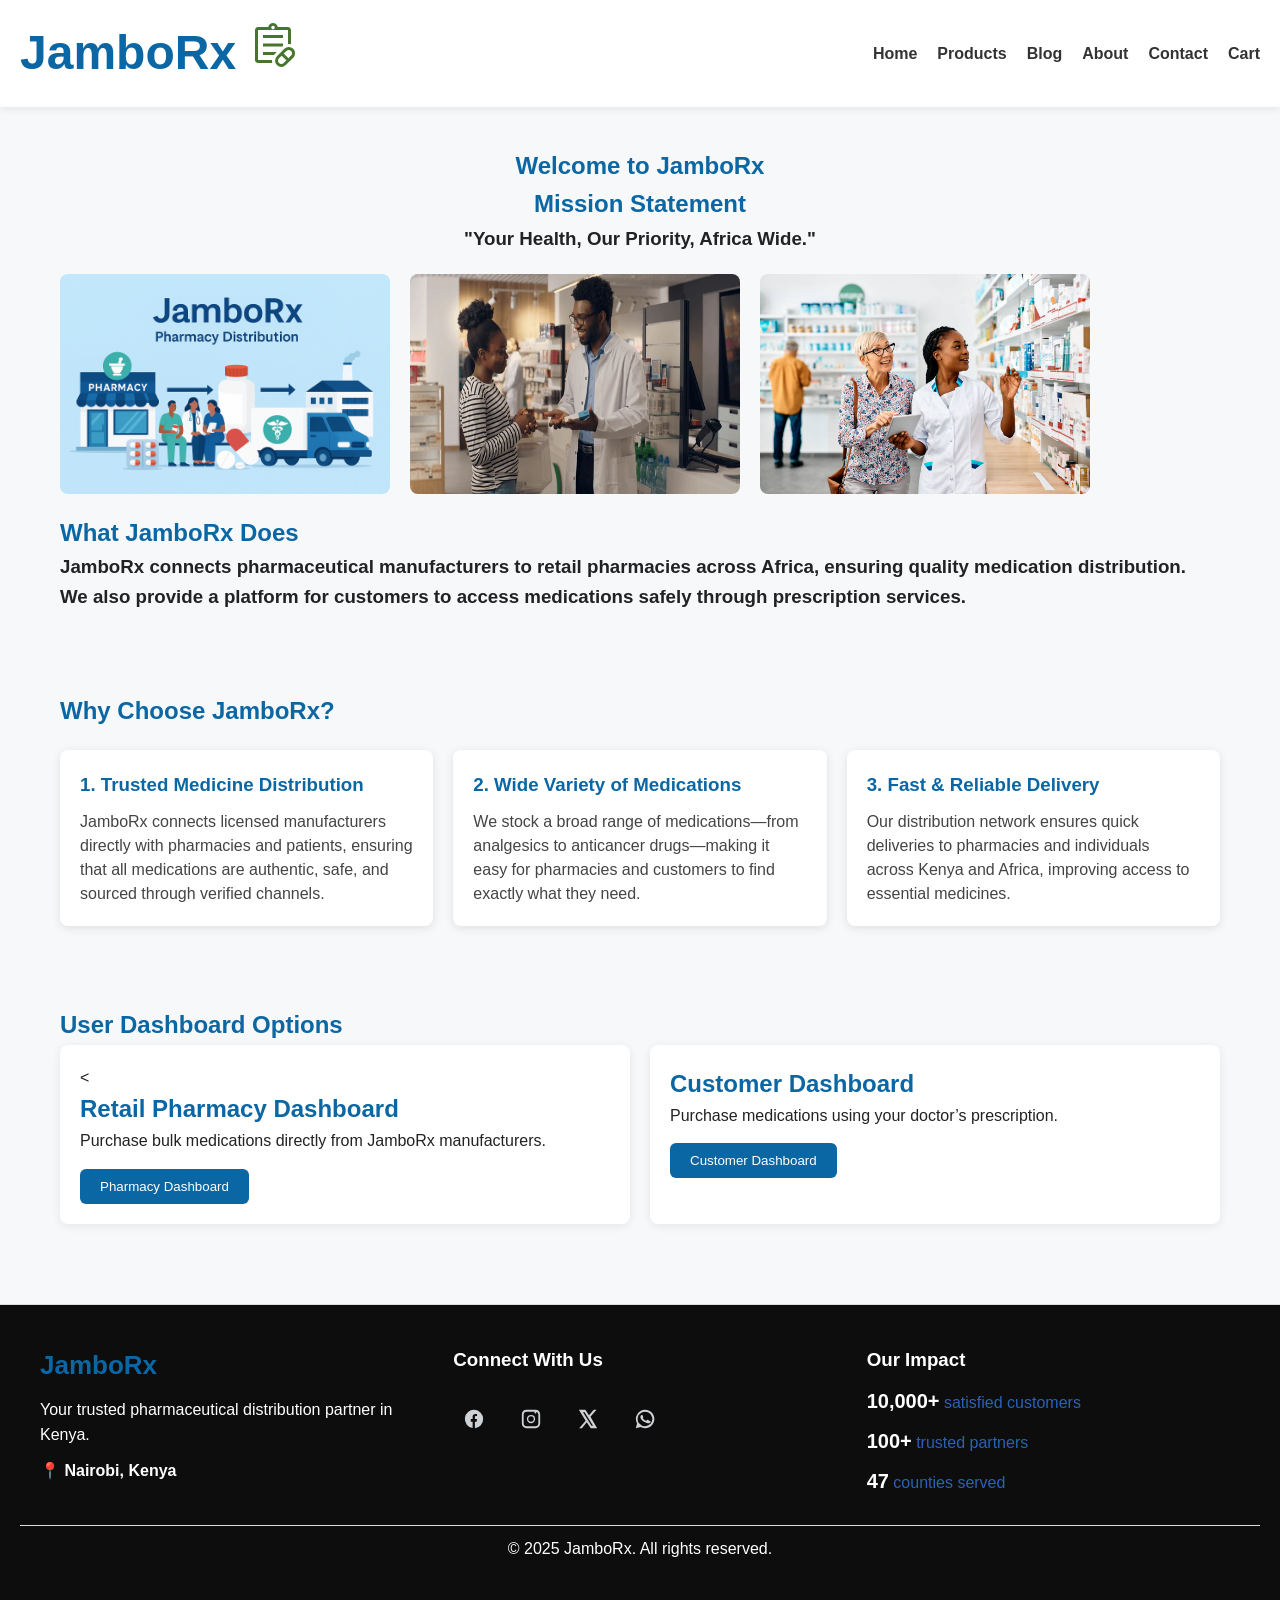
<file: index.html>
<!DOCTYPE html>
<html lang="en">
<head>
    <meta charset="UTF-8">
    <meta name="viewport" content="width=device-width, initial-scale=1.0">
    <title>JamboRx</title>
    <link rel="stylesheet" href="style.css">
</head>

<body>

<header>
<div class="logo"><h1>JamboRx <svg xmlns="http://www.w3.org/2000/svg" height="48px" viewBox="0 -960 960 960" width="48px" fill="#48752C"><path d="m694-120 53-54-93-93-54 53q-20 20-19.5 47t19.5 47q20 19 47 19.5t47-19.5Zm94-95 54-53q20-20 19.5-47T841-362q-20-20-46.28-20T748-362l-53 54 93 93ZM736-78q-37 37-89 37t-89-37q-37-37-37-89t37-89l148-148q37-37 89-37t89 37q37 37 37 89t-37 89L736-78ZM180-180v-600 600Zm0 60q-24.75 0-42.37-17.63Q120-155.25 120-180v-600q0-24.75 17.63-42.38Q155.25-840 180-840h205q5-35 32-57.5t63-22.5q36 0 63 22.5t32 57.5h205q24.75 0 42.38 17.62Q840-804.75 840-780v284q-15-4-30-5t-30 1v-280H180v600h281q-1 15 .5 30t5.5 30H180Zm300-677q14 0 24.5-10.5T515-832q0-14-10.5-24.5T480-867q-14 0-24.5 10.5T445-832q0 14 10.5 24.5T480-797ZM280-620v-60h400v60H280Zm0 170v-60h400v49q-3 2-6.5 5t-6.5 6H280Zm0 170v-60h277l-42 42q-5 5-8.5 9t-7.5 9H280Z"/></svg> </h1></div>

<nav class="navbar">
<ul class="nav-links">
<li><a href="/">Home</a></li>
<li><a href="products.html">Products</a></li>
<li><a href="blog.html">Blog</a></li>
<li><a href="about.html">About</a></li>
<li><a href="contact.html">Contact</a></li>
<li><a href="cart.html">Cart</a></li>

</ul>
</nav>
</header>

<section id="home" class="page">
<h1 style="text-align: center;">Welcome to JamboRx</h1>

<h2 style="text-align: center;">Mission Statement</h2>
<h3 style="text-align: center;">"Your Health, Our Priority, Africa Wide."</h3>

<div class="home-images">
<img src="ChatGPT Image Nov 27, 2025, 11_52_10 AM.png" width="600px" height="300px" alt="Pharmacy setting " >
<img src="pharmacy-customer-buying-medication-advice-600nw-2683703851.webp" width="600px" height="300px" alt="Healthcare workers">
<img src="istockphoto-1419248817-612x612.jpg" width="600px" height="300px">
</div>

<h2>What JamboRx Does</h2>
<h3>
JamboRx connects pharmaceutical manufacturers to retail pharmacies 
across Africa, ensuring quality medication distribution. <br>  
We also provide a platform for customers to access medications safely 
through prescription services.
</h3>
</section>

<section id="why-jamborx" class="page">
<h2>Why Choose JamboRx?</h2>
<div class="reasons-container">
<div class="reason-card">
<h3>1. Trusted Medicine Distribution</h3>
<p>
JamboRx connects licensed manufacturers directly with pharmacies 
and patients, ensuring that all medications are authentic, safe, 
and sourced through verified channels.
</p>
</div>       
<div class="reason-card">
<h3>2. Wide Variety of Medications</h3>
<p>
We stock a broad range of medications—from analgesics to 
anticancer drugs—making it easy for pharmacies and customers to 
find exactly what they need.
</p>
</div>
<div class="reason-card">
<h3>3. Fast & Reliable Delivery</h3>
<p>
Our distribution network ensures quick deliveries to pharmacies 
and individuals across Kenya and Africa, improving access to 
essential medicines.
</p>
</div>
</div>
</section>
  
<section id="users" class="page">
<h1>User Dashboard Options</h1>

<div class="user-options">

<div class="user-card"> <
<h2>Retail Pharmacy Dashboard</h2>
<p>Purchase bulk medications directly from JamboRx manufacturers.</p>
<button id="btn-retail">Pharmacy Dashboard</button>
</div>
<div class="user-card">
<h2>Customer Dashboard</h2>
<p>Purchase medications using your doctor’s prescription.</p>
<button id="btn-customer">Customer Dashboard</button>
</div>
</div>
</section>

<footer class="footer">
<div class="footer-container">

        
<div class="footer-section">
<h2 class="footer-logo">JamboRx</h2>
<p class="footer-text">Your trusted pharmaceutical distribution partner in Kenya.</p>
<p class="footer-location">📍 Nairobi, Kenya</p>
</div>

        
<div class="footer-section">
<h3>Connect With Us</h3>
<div class="social-icons">
<div class="social-icons">
    
    
<a href="#" class="social-icon" title="Facebook"><svg width="22" height="22" viewBox="0 0 24 24" fill="currentColor"><path d="M22 12a10 10 0 1 0-11.5 9.9v-7h-2v-3h2v-2.3c0-2 1.2-3.1 3-3.1 .9 0 1.8.1 1.8.1v2h-1c-1 0-1.3.6-1.3 1.2V12h2.3l-.4 3h-1.9v7A10 10 0 0 0 22 12"/></svg></a>
<a href="#" class="social-icon" title="Instagram"><svg width="22" height="22" viewBox="0 0 24 24" fill="currentColor"><path d="M7 2C4.2 2 2 4.2 2 7v10c0 2.8 2.2 5 5 5h10c2.8 0 5-2.2 5-5V7c0-2.8-2.2-5-5-5H7zm10 2c1.7 0 3 1.3 3 3v10c0 1.7-1.3 3-3 3H7c-1.7 0-3-1.3-3-3V7c0-1.7 1.3-3 3-3h10zm-5 3.5A4.5  4.5 0 1 0 16.5 12 4.51 4.51 0 0 0 12 7.5zm0 7.5a3 3 0 1  1 3-3 3 3 0 0 1-3 3zm4.8-8.9a1.1 1.1 0 1 0-1.1-1.1 1.1 1.1 0 0 0 1.1 1.1z"/></svg></a>
<a href="#" class="social-icon" title="Twitter / X"><svg width="22" height="22" viewBox="0 0 24 24" fill="currentColor"><path d="M18.25 2h3.02l-6.59 7.53L22 22h-6.98l-4.39-6.4L5.4  22H2.38l7.03-8.03L2 2h7.14l3.95 5.82L18.25 2zm-2.46 17.3h1.67L8.29 4.6H6.51l9.28 14.7z"/></svg></a>
<a href="#" class="social-icon" title="WhatsApp"><svg width="22" height="22" viewBox="0 0 24 24" fill="currentColor"><path d="M12.04 2a10 10 0 0 0-8.7 14.93L2 22l5.2-1.33A10 10 0 1 0 12.04 2m0 18a8 8 0 1 1 6.33-3.17l-.2.26-.23.2A8 8 0 0 1 12.04 20zm4.25-6.3c-.23-.12-1.37-.68-1.58-.76s-.36-.12-.51.12-.59.76-.72.92-.26.18-.49.06a6.56 6.56 0 0 1-1.93-1.19 7.32 7.32 0 0 1-1.37-1.7c-.12-.23 0-.35.09-.47s.12-.18.17-.29a1.53 1.53 0 0 0 .12-.29.44.44 0 0 0 0-.41c-.06-.12-.51-1.23-.71-1.68s-.38-.38-.52-.39h-.45a.86.86  0 0 0-.62.29 2.6 2.6 0 0 0-.83 1.94 4.51 4.51 0 0 0 .94 2.38 10 10 0 0 0 3.63 3.16 12.2 12.2 0 0 0 2.53 1c1 .29 1.91.25 2.63.15a2.23 2.23 0 0 0 1.46-1c.18-.29.18-.53.12-.65s-.2-.12-.44-.23z"/></svg></a>

</div>

</div>
</div>

        
<div class="footer-section">
<h3>Our Impact</h3>
<ul class="stats-list">
<li><strong>10,000+</strong> satisfied customers</li>
<li><strong>100+</strong> trusted partners</li>
<li><strong>47</strong> counties served</li>
</ul>
</div>
</div>

<div class="footer-bottom">
<p>&copy; 2025 JamboRx. All rights reserved.</p>
</div>
</footer>


</body>
</html>
</file>
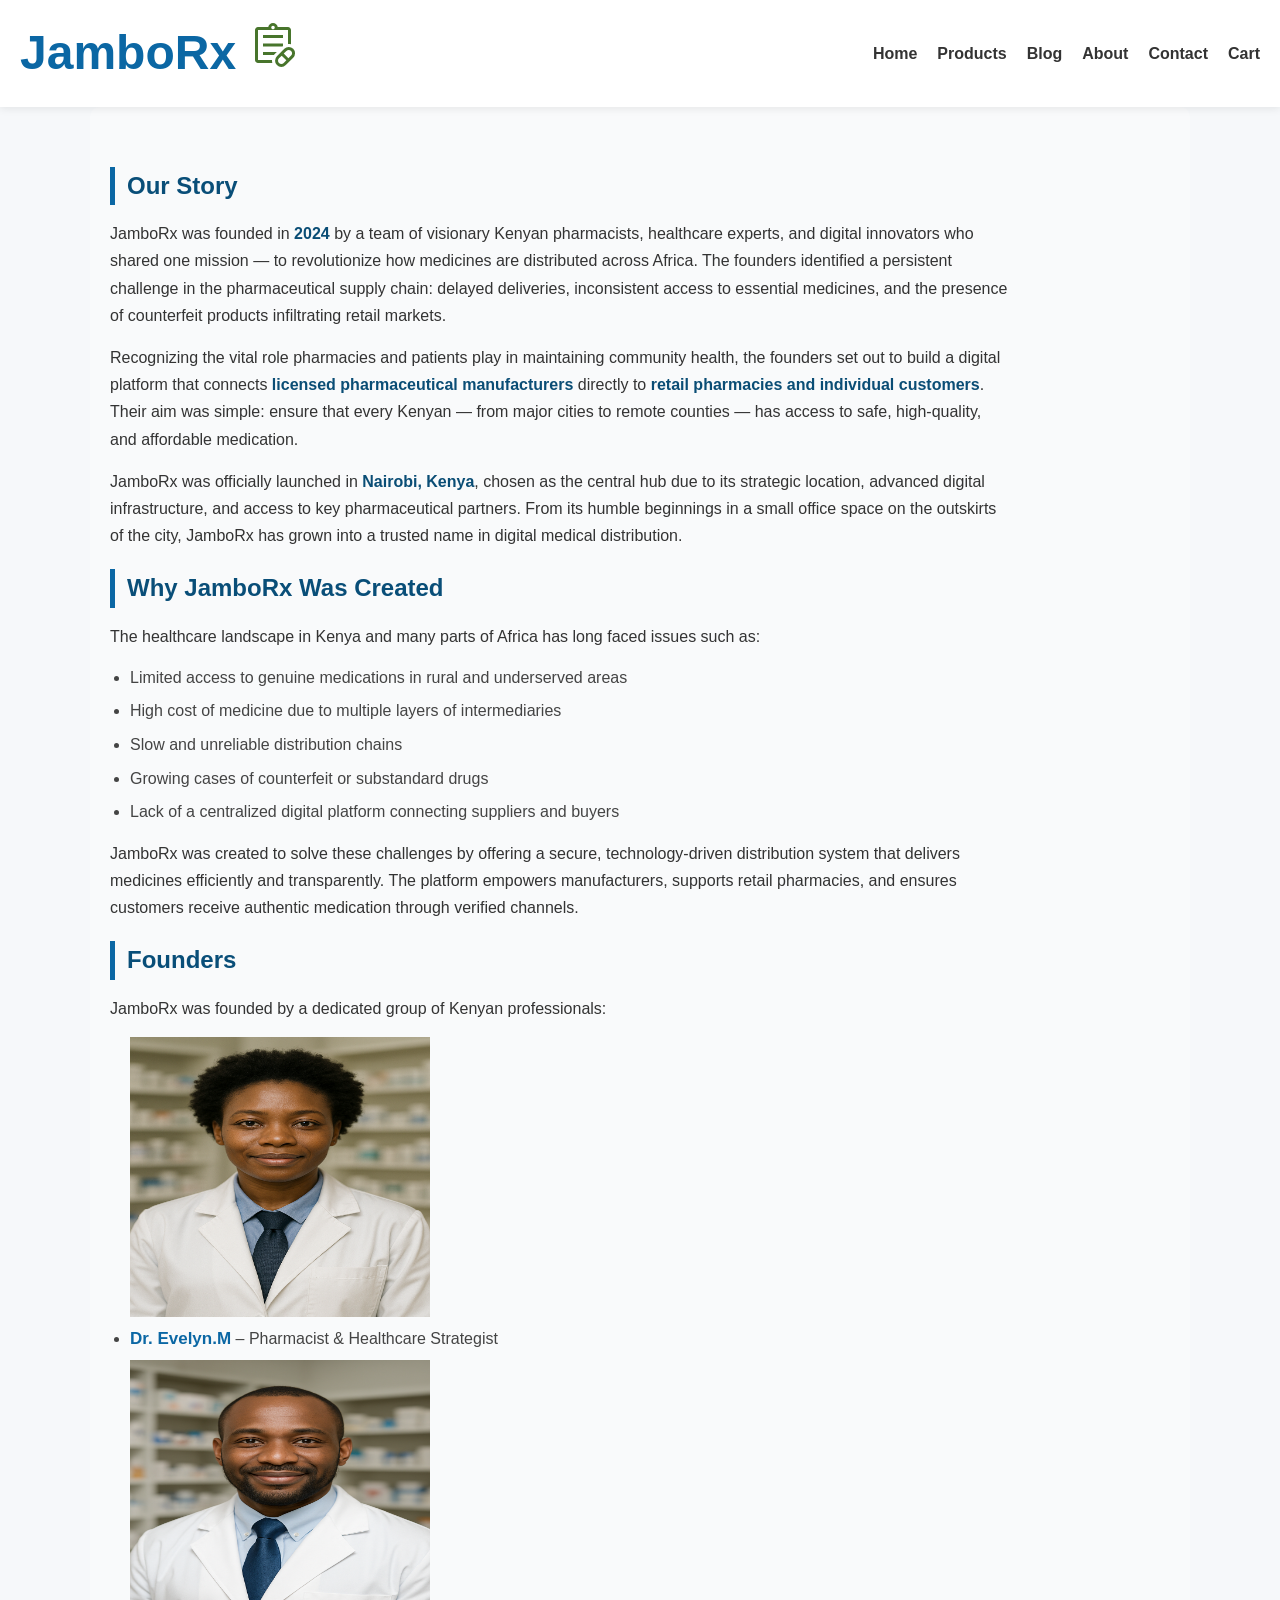
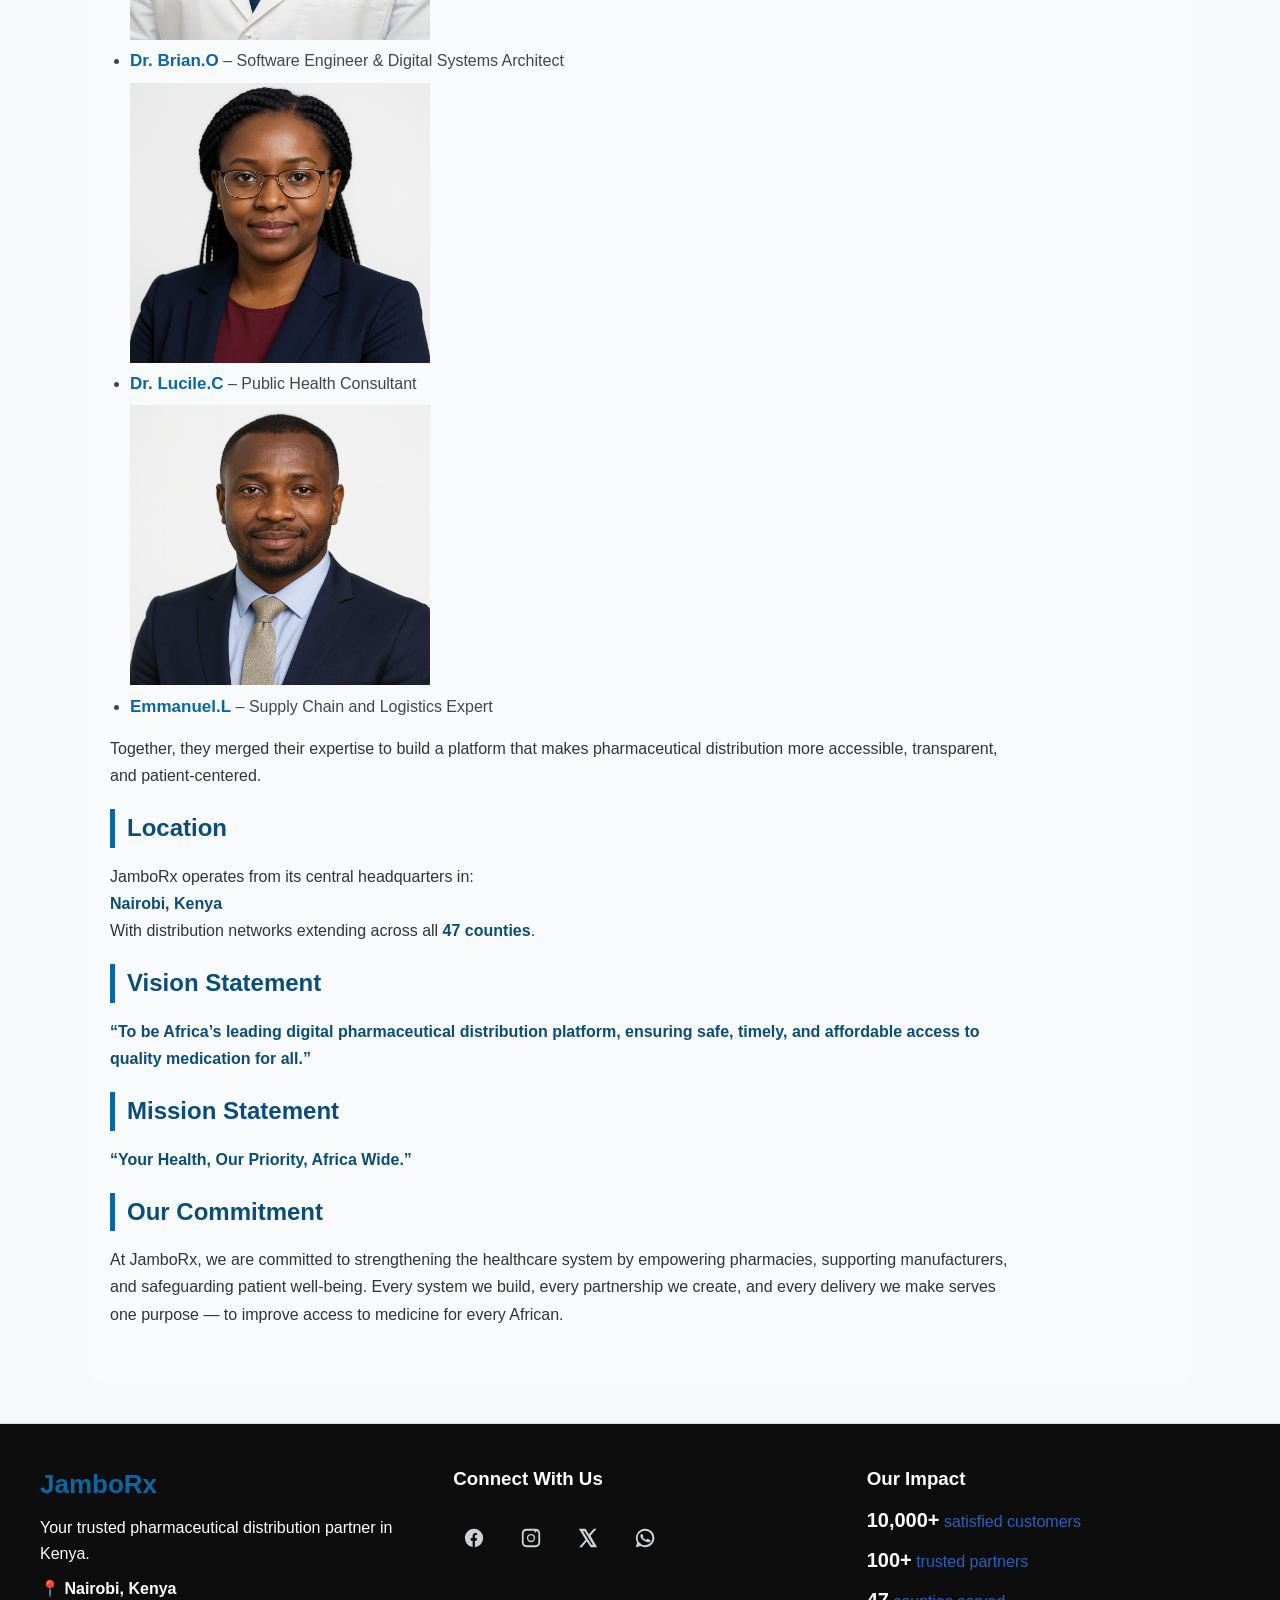
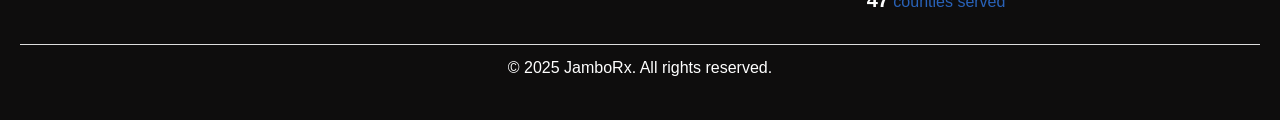
<file: about.html>
<!DOCTYPE html>
<html lang="en">
<head>
    <meta charset="UTF-8">
    <meta name="viewport" content="width=device-width, initial-scale=1.0">
    <title>About</title>
    <link rel="stylesheet" href="style.css">
    <script src="script.js"></script>
</head>
<body>

<header>
<div class="logo"><h1>JamboRx <svg xmlns="http://www.w3.org/2000/svg" height="48px" viewBox="0 -960 960 960" width="48px" fill="#48752C"><path d="m694-120 53-54-93-93-54 53q-20 20-19.5 47t19.5 47q20 19 47 19.5t47-19.5Zm94-95 54-53q20-20 19.5-47T841-362q-20-20-46.28-20T748-362l-53 54 93 93ZM736-78q-37 37-89 37t-89-37q-37-37-37-89t37-89l148-148q37-37 89-37t89 37q37 37 37 89t-37 89L736-78ZM180-180v-600 600Zm0 60q-24.75 0-42.37-17.63Q120-155.25 120-180v-600q0-24.75 17.63-42.38Q155.25-840 180-840h205q5-35 32-57.5t63-22.5q36 0 63 22.5t32 57.5h205q24.75 0 42.38 17.62Q840-804.75 840-780v284q-15-4-30-5t-30 1v-280H180v600h281q-1 15 .5 30t5.5 30H180Zm300-677q14 0 24.5-10.5T515-832q0-14-10.5-24.5T480-867q-14 0-24.5 10.5T445-832q0 14 10.5 24.5T480-797ZM280-620v-60h400v60H280Zm0 170v-60h400v49q-3 2-6.5 5t-6.5 6H280Zm0 170v-60h277l-42 42q-5 5-8.5 9t-7.5 9H280Z"/></svg> </h1></div>


<nav class="navbar">
<ul class="nav-links">
<li><a href="index.html">Home</a></li>
<li><a href="products.html">Products</a></li>
<li><a href="blog.html">Blog</a></li>
<li><a href="/">About</a></li>
<li><a href="contact.html">Contact</a></li>
<li><a href="cart.html">Cart</a></li>
</ul>
</nav>
</header>

<main>
     
<section id="about" class="page">
<h2>Our Story</h2>
<p>
JamboRx was founded in <strong>2024</strong> by a team of visionary Kenyan 
pharmacists, healthcare experts, and digital innovators who shared one 
mission — to revolutionize how medicines are distributed across Africa.
The founders identified a persistent challenge in the pharmaceutical 
supply chain: delayed deliveries, inconsistent access to essential 
medicines, and the presence of counterfeit products infiltrating retail 
markets.
</p>

<p>
Recognizing the vital role pharmacies and patients play in maintaining 
community health, the founders set out to build a digital platform that 
connects <strong>licensed pharmaceutical manufacturers</strong> directly to 
<strong>retail pharmacies and individual customers</strong>. Their aim was simple:
ensure that every Kenyan — from major cities to remote counties — has 
access to safe, high-quality, and affordable medication.
</p>

<p>
JamboRx was officially launched in <strong>Nairobi, Kenya</strong>, chosen as the 
central hub due to its strategic location, advanced digital 
infrastructure, and access to key pharmaceutical partners. From its 
humble beginnings in a small office space on the outskirts of the city, 
JamboRx has grown into a trusted name in digital medical distribution.
</p>

<h2>Why JamboRx Was Created</h2>
<p>
The healthcare landscape in Kenya and many parts of Africa has long faced 
issues such as:
</p>

<ul>
<li>Limited access to genuine medications in rural and underserved areas</li>
<li>High cost of medicine due to multiple layers of intermediaries</li>
<li>Slow and unreliable distribution chains</li>
<li>Growing cases of counterfeit or substandard drugs</li>
<li>Lack of a centralized digital platform connecting suppliers and buyers</li>
</ul>

<p>
JamboRx was created to solve these challenges by offering a secure, 
technology-driven distribution system that delivers medicines efficiently 
and transparently. The platform empowers manufacturers, supports retail 
pharmacies, and ensures customers receive authentic medication through 
verified channels.
</p>

<h2>Founders</h2>
<p>
JamboRx was founded by a dedicated group of Kenyan professionals:
</p>

<ul>
<div> 
<img src="7c110349-a1ef-4e4d-8339-d00ae2cb99d0.png" width="300px" height="280px" alt="Dr Evelyn">
<li><strong>Dr. Evelyn.M</strong> – Pharmacist & Healthcare Strategist</li>
<img src="013b3485-4312-4f35-bb2e-7f5f92a4da99.png" width="300px" height="280px" alt="">
<li><strong>Dr. Brian.O</strong> – Software Engineer & Digital Systems Architect</li>
<img src="7145017d-379d-46b9-be43-c878dbaee211.png" width="300px" height="280px" alt="">       
<li><strong>Dr. Lucile.C</strong> – Public Health Consultant</li>
<img src="65c81376-6697-4c6e-8947-b50f636008e0.png" width="300px" height="280px" alt="">
<li><strong>Emmanuel.L</strong> – Supply Chain and Logistics Expert</li>
</div>
</ul>

<p>
Together, they merged their expertise to build a platform that makes 
pharmaceutical distribution more accessible, transparent, and 
patient-centered.
</p>

<h2>Location</h2>
<p>
JamboRx operates from its central headquarters in:
<br><strong>Nairobi, Kenya</strong><br>
With distribution networks extending across all <strong>47 counties</strong>.
</p>

<h2>Vision Statement</h2>
<p>
<strong>“To be Africa’s leading digital pharmaceutical distribution platform, 
ensuring safe, timely, and affordable access to quality medication for all.”</strong>
</p>

<h2>Mission Statement</h2>
<p>
<strong>“Your Health, Our Priority, Africa Wide.”</strong>
</p>

<h2>Our Commitment</h2>
<p>
At JamboRx, we are committed to strengthening the healthcare system by 
empowering pharmacies, supporting manufacturers, and safeguarding 
patient well-being. Every system we build, every partnership we create, 
and every delivery we make serves one purpose — to improve access to 
medicine for every African.
</p>
</section>

</main>

<footer class="footer">
<div class="footer-container">

      
<div class="footer-section">
<h2 class="footer-logo">JamboRx</h2>
<p class="footer-text">Your trusted pharmaceutical distribution partner in Kenya.</p>
<p class="footer-location">📍 Nairobi, Kenya</p>
</div>

       
<div class="footer-section">
<h3>Connect With Us</h3>
<div class="social-icons">
<div class="social-icons">
    
   
<a href="#" class="social-icon" title="Facebook"><svg width="22" height="22" viewBox="0 0 24 24" fill="currentColor"><path d="M22 12a10 10 0 1 0-11.5 9.9v-7h-2v-3h2v-2.3c0-2 1.2-3.1 3-3.1 .9 0 1.8.1 1.8.1v2h-1c-1 0-1.3.6-1.3 1.2V12h2.3l-.4 3h-1.9v7A10 10 0 0 0 22 12"/></svg></a>
<a href="#" class="social-icon" title="Instagram"><svg width="22" height="22" viewBox="0 0 24 24" fill="currentColor"><path d="M7 2C4.2 2 2 4.2 2 7v10c0 2.8 2.2 5 5 5h10c2.8 0 5-2.2 5-5V7c0-2.8-2.2-5-5-5H7zm10 2c1.7 0 3 1.3 3 3v10c0 1.7-1.3 3-3 3H7c-1.7 0-3-1.3-3-3V7c0-1.7 1.3-3 3-3h10zm-5 3.5A4.5  4.5 0 1 0 16.5 12 4.51 4.51 0 0 0 12 7.5zm0 7.5a3 3 0 1  1 3-3 3 3 0 0 1-3 3zm4.8-8.9a1.1 1.1 0 1 0-1.1-1.1 1.1 1.1 0 0 0 1.1 1.1z"/></svg></a>
<a href="#" class="social-icon" title="Twitter / X"><svg width="22" height="22" viewBox="0 0 24 24" fill="currentColor"><path d="M18.25 2h3.02l-6.59 7.53L22 22h-6.98l-4.39-6.4L5.4  22H2.38l7.03-8.03L2 2h7.14l3.95 5.82L18.25 2zm-2.46 17.3h1.67L8.29 4.6H6.51l9.28 14.7z"/></svg></a>
<a href="#" class="social-icon" title="WhatsApp"><svg width="22" height="22" viewBox="0 0 24 24" fill="currentColor"><path d="M12.04 2a10 10 0 0 0-8.7 14.93L2 22l5.2-1.33A10 10 0 1 0 12.04 2m0 18a8 8 0 1 1 6.33-3.17l-.2.26-.23.2A8 8 0 0 1 12.04 20zm4.25-6.3c-.23-.12-1.37-.68-1.58-.76s-.36-.12-.51.12-.59.76-.72.92-.26.18-.49.06a6.56 6.56 0 0 1-1.93-1.19 7.32 7.32 0 0 1-1.37-1.7c-.12-.23 0-.35.09-.47s.12-.18.17-.29a1.53 1.53 0 0 0 .12-.29.44.44 0 0 0 0-.41c-.06-.12-.51-1.23-.71-1.68s-.38-.38-.52-.39h-.45a.86.86  0 0 0-.62.29 2.6 2.6 0 0 0-.83 1.94 4.51 4.51 0 0 0 .94 2.38 10 10 0 0 0 3.63 3.16 12.2 12.2 0 0 0 2.53 1c1 .29 1.91.25 2.63.15a2.23 2.23 0 0 0 1.46-1c.18-.29.18-.53.12-.65s-.2-.12-.44-.23z"/></svg></a>

</div>

</div>
</div>
       
<div class="footer-section">
<h3>Our Impact</h3>
<ul class="stats-list">
<li><strong>10,000+</strong> satisfied customers</li>
<li><strong>100+</strong> trusted partners</li>
<li><strong>47</strong> counties served</li>
</ul>
</div>
</div>

<div class="footer-bottom">
<p>&copy; 2025 JamboRx. All rights reserved.</p>
</div>
</footer>

</body>
</html>
</file>
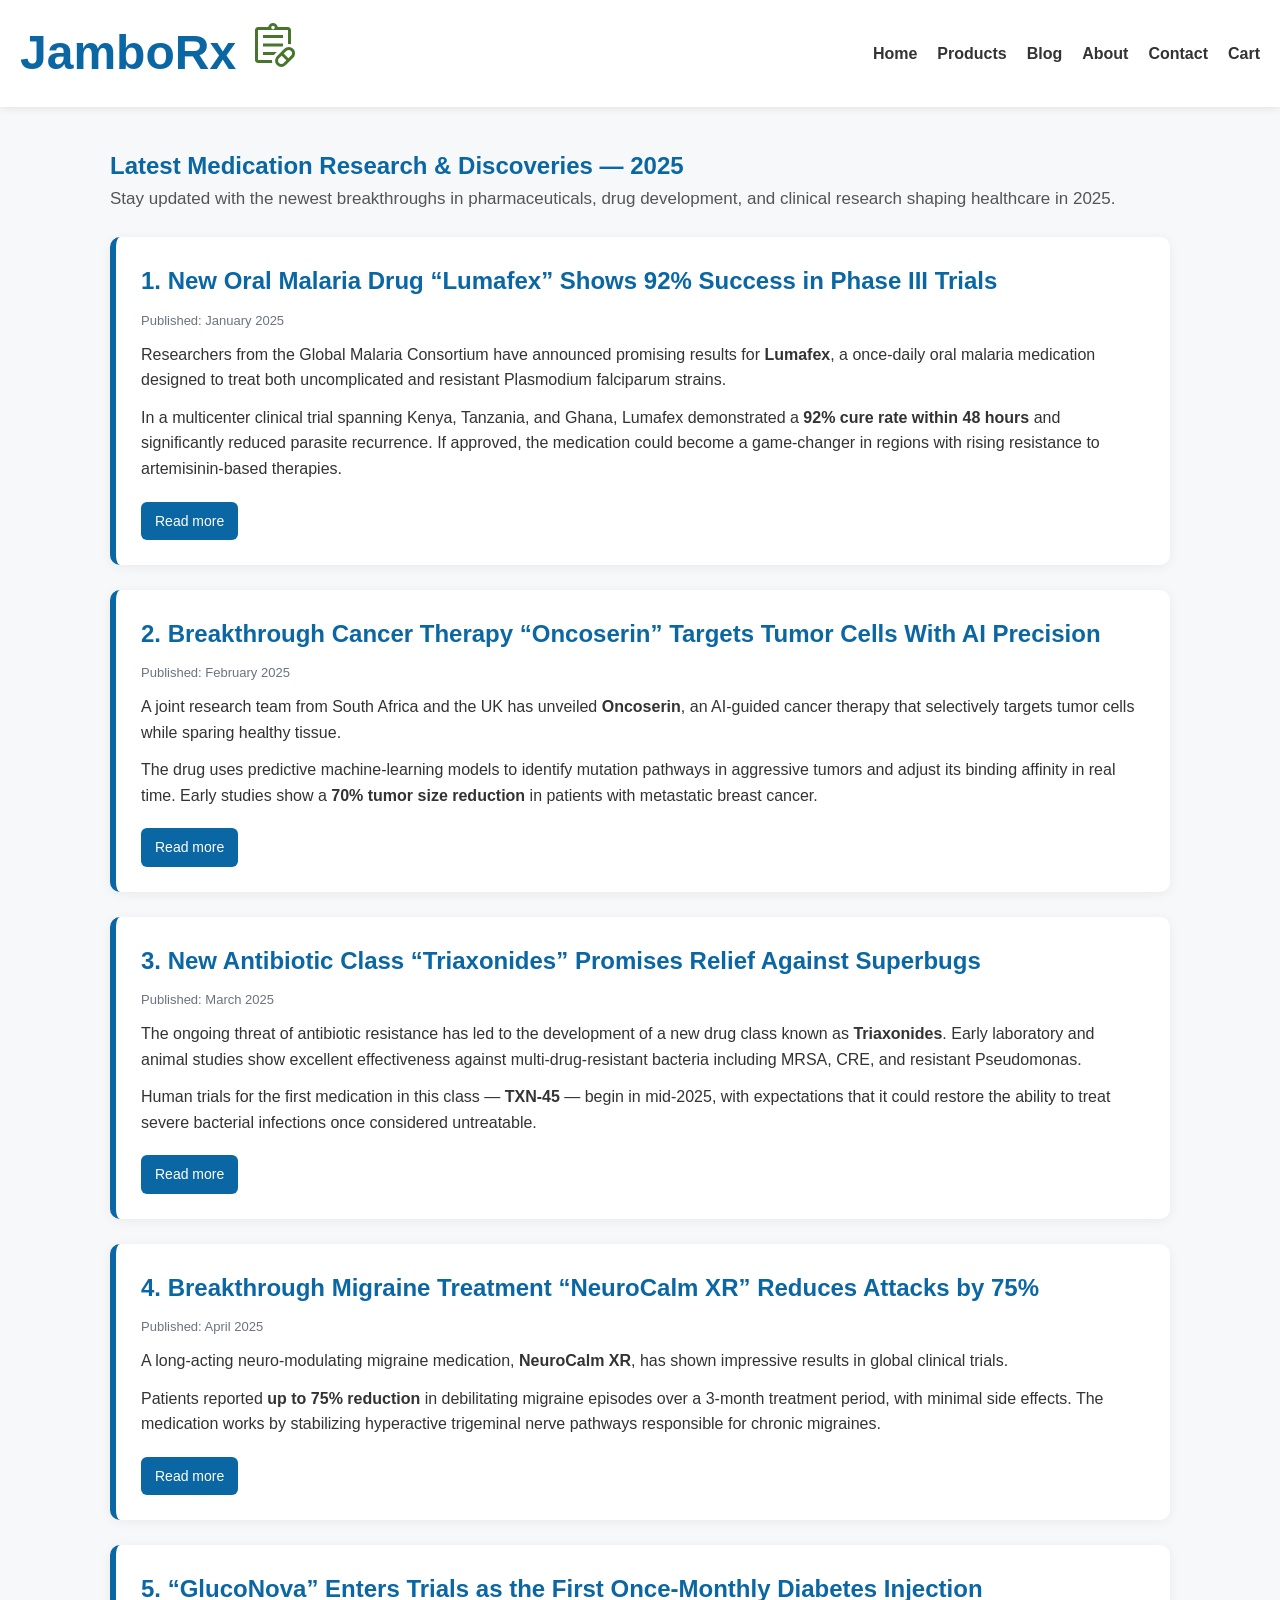
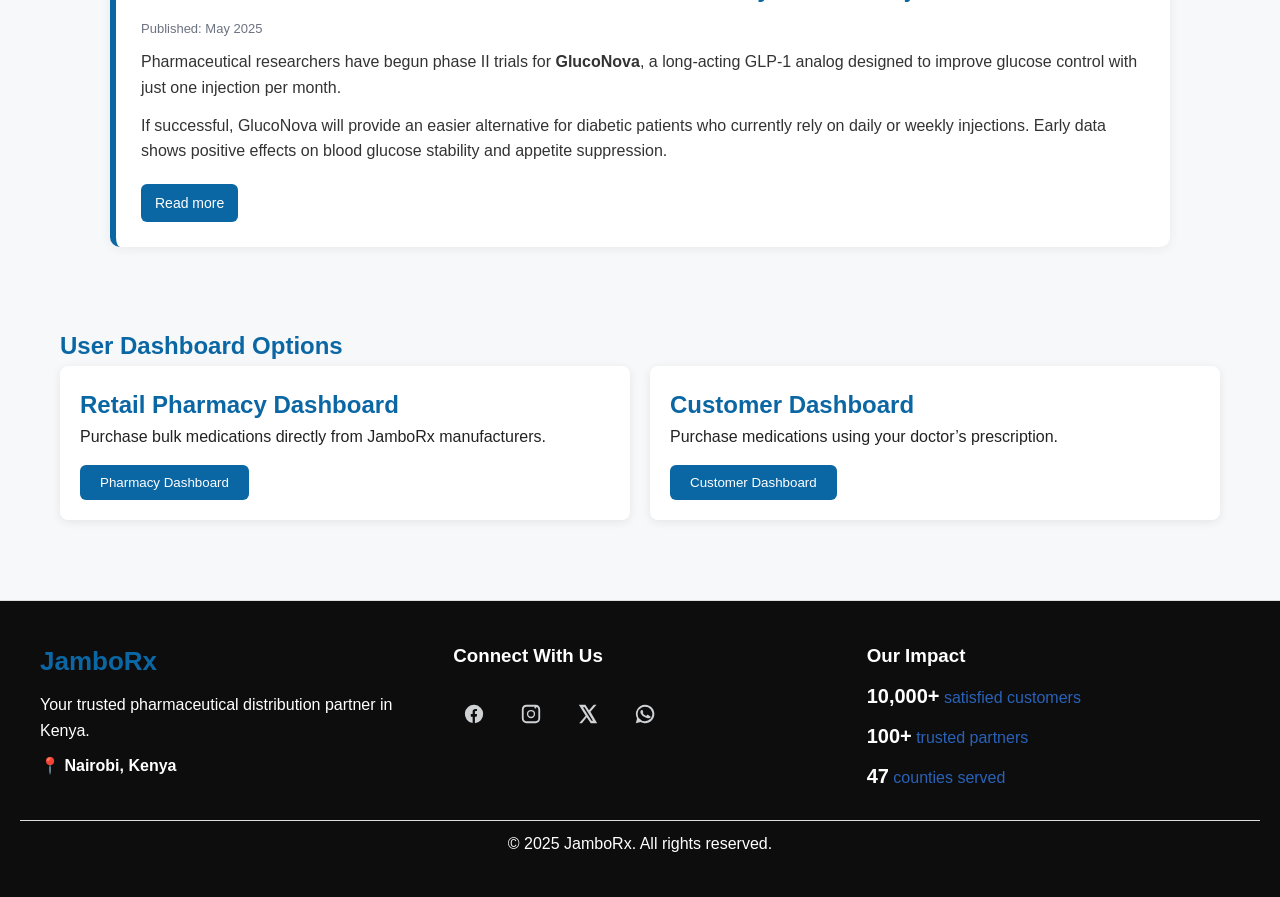
<file: blog.html>
<!DOCTYPE html>
<html lang="en">
<head>
    <meta charset="UTF-8">
    <meta name="viewport" content="width=device-width, initial-scale=1.0">
    <title>Blog</title>
    <link rel="stylesheet" href="style.css">
    <script src="script.js"></script>
</head>
<body>

<header>
<div class="logo"><h1>JamboRx <svg xmlns="http://www.w3.org/2000/svg" height="48px" viewBox="0 -960 960 960" width="48px" fill="#48752C"><path d="m694-120 53-54-93-93-54 53q-20 20-19.5 47t19.5 47q20 19 47 19.5t47-19.5Zm94-95 54-53q20-20 19.5-47T841-362q-20-20-46.28-20T748-362l-53 54 93 93ZM736-78q-37 37-89 37t-89-37q-37-37-37-89t37-89l148-148q37-37 89-37t89 37q37 37 37 89t-37 89L736-78ZM180-180v-600 600Zm0 60q-24.75 0-42.37-17.63Q120-155.25 120-180v-600q0-24.75 17.63-42.38Q155.25-840 180-840h205q5-35 32-57.5t63-22.5q36 0 63 22.5t32 57.5h205q24.75 0 42.38 17.62Q840-804.75 840-780v284q-15-4-30-5t-30 1v-280H180v600h281q-1 15 .5 30t5.5 30H180Zm300-677q14 0 24.5-10.5T515-832q0-14-10.5-24.5T480-867q-14 0-24.5 10.5T445-832q0 14 10.5 24.5T480-797ZM280-620v-60h400v60H280Zm0 170v-60h400v49q-3 2-6.5 5t-6.5 6H280Zm0 170v-60h277l-42 42q-5 5-8.5 9t-7.5 9H280Z"/></svg> </h1></div>


<nav class="navbar">
<ul class="nav-links">
<li><a href="index.html">Home</a></li>
<li><a href="products.html">Products</a></li>
<li><a href="/">Blog</a></li>
<li><a href="about.html">About</a></li>
<li><a href="contact.html">Contact</a></li>
<li><a href="cart.html">Cart</a></li>

</ul>
</nav>
</header>

<main>
    
<section id="blog" class="page">
<h1>Latest Medication Research & Discoveries — 2025</h1>
<p class="blog-intro">
Stay updated with the newest breakthroughs in pharmaceuticals, drug development,
and clinical research shaping healthcare in 2025.
</p>

<div class="blog-container">

        
<article class="blog-post">
<h2>1. New Oral Malaria Drug “Lumafex” Shows 92% Success in Phase III Trials</h2>
<p class="date">Published: January 2025</p>
<p>
Researchers from the Global Malaria Consortium have announced promising results
for <strong>Lumafex</strong>, a once-daily oral malaria medication designed to treat
both uncomplicated and resistant Plasmodium falciparum strains.
</p>
<p>
In a multicenter clinical trial spanning Kenya, Tanzania, and Ghana, Lumafex
demonstrated a <strong>92% cure rate within 48 hours</strong> and significantly reduced
parasite recurrence. If approved, the medication could become a game-changer
in regions with rising resistance to artemisinin-based therapies.
</p>
<a href="#" class="read-more">Read more</a>
</article>

       
<article class="blog-post">
<h2>2. Breakthrough Cancer Therapy “Oncoserin” Targets Tumor Cells With AI Precision</h2>
<p class="date">Published: February 2025</p>
<p>
A joint research team from South Africa and the UK has unveiled 
<strong>Oncoserin</strong>, an AI-guided cancer therapy that selectively targets 
tumor cells while sparing healthy tissue.
</p>
<p>
The drug uses predictive machine-learning models to identify mutation 
pathways in aggressive tumors and adjust its binding affinity in real time.
Early studies show a <strong>70% tumor size reduction</strong> in patients with 
metastatic breast cancer.
</p>
<a href="#" class="read-more">Read more</a>
</article>

        
<article class="blog-post">
<h2>3. New Antibiotic Class “Triaxonides” Promises Relief Against Superbugs</h2>
<p class="date">Published: March 2025</p>
<p>
The ongoing threat of antibiotic resistance has led to the development of a 
new drug class known as <strong>Triaxonides</strong>. Early laboratory and animal 
studies show excellent effectiveness against multi-drug-resistant bacteria 
including MRSA, CRE, and resistant Pseudomonas.
</p>
<p>
Human trials for the first medication in this class — <strong>TXN-45</strong> — 
begin in mid-2025, with expectations that it could restore the ability to treat 
severe bacterial infections once considered untreatable.
</p>
<a href="#" class="read-more">Read more</a>
</article>

        
<article class="blog-post">
<h2>4. Breakthrough Migraine Treatment “NeuroCalm XR” Reduces Attacks by 75%</h2>
<p class="date">Published: April 2025</p>
<p>
A long-acting neuro-modulating migraine medication, <strong>NeuroCalm XR</strong>, 
has shown impressive results in global clinical trials.
</p>
<p>
Patients reported <strong>up to 75% reduction</strong> in debilitating migraine 
episodes over a 3-month treatment period, with minimal side effects. The medication 
works by stabilizing hyperactive trigeminal nerve pathways responsible for chronic migraines.
</p>
<a href="#" class="read-more">Read more</a>
</article>

        
<article class="blog-post">
<h2>5. “GlucoNova” Enters Trials as the First Once-Monthly Diabetes Injection</h2>
<p class="date">Published: May 2025</p>
<p>
Pharmaceutical researchers have begun phase II trials for 
<strong>GlucoNova</strong>, a long-acting GLP-1 analog designed to improve 
glucose control with just one injection per month.
</p>
<p>
If successful, GlucoNova will provide an easier alternative for diabetic 
patients who currently rely on daily or weekly injections. Early data shows 
positive effects on blood glucose stability and appetite suppression.
</p>
<a href="#" class="read-more">Read more</a>
</article>

</div>
</section>


<section id="users" class="page">
<h1>User Dashboard Options</h1>

<div class="user-options">
<div class="user-card">
<h2>Retail Pharmacy Dashboard</h2>
<p>Purchase bulk medications directly from JamboRx manufacturers.</p>
<button>Pharmacy Dashboard</button>
</div>

<div class="user-card">
<h2>Customer Dashboard</h2>
<p>Purchase medications using your doctor’s prescription.</p>
<button>Customer Dashboard</button>
</div>
</div>
</section>
</main>


<footer class="footer">
<div class="footer-container">       
<div class="footer-section">
<h2 class="footer-logo">JamboRx</h2>
<p class="footer-text">Your trusted pharmaceutical distribution partner in Kenya.</p>
<p class="footer-location">📍 Nairobi, Kenya</p>
</div>
       
<div class="footer-section">
<h3>Connect With Us</h3>
<div class="social-icons">
<div class="social-icons">
      
<a href="#" class="social-icon" title="Facebook"><svg width="22" height="22" viewBox="0 0 24 24" fill="currentColor"><path d="M22 12a10 10 0 1 0-11.5 9.9v-7h-2v-3h2v-2.3c0-2 1.2-3.1 3-3.1 .9 0 1.8.1 1.8.1v2h-1c-1 0-1.3.6-1.3 1.2V12h2.3l-.4 3h-1.9v7A10 10 0 0 0 22 12"/></svg></a>
<a href="#" class="social-icon" title="Instagram"><svg width="22" height="22" viewBox="0 0 24 24" fill="currentColor"><path d="M7 2C4.2 2 2 4.2 2 7v10c0 2.8 2.2 5 5 5h10c2.8 0 5-2.2 5-5V7c0-2.8-2.2-5-5-5H7zm10 2c1.7 0 3 1.3 3 3v10c0 1.7-1.3 3-3 3H7c-1.7 0-3-1.3-3-3V7c0-1.7 1.3-3 3-3h10zm-5 3.5A4.5  4.5 0 1 0 16.5 12 4.51 4.51 0 0 0 12 7.5zm0 7.5a3 3 0 1  1 3-3 3 3 0 0 1-3 3zm4.8-8.9a1.1 1.1 0 1 0-1.1-1.1 1.1 1.1 0 0 0 1.1 1.1z"/></svg></a>
<a href="#" class="social-icon" title="Twitter / X"><svg width="22" height="22" viewBox="0 0 24 24" fill="currentColor"><path d="M18.25 2h3.02l-6.59 7.53L22 22h-6.98l-4.39-6.4L5.4  22H2.38l7.03-8.03L2 2h7.14l3.95 5.82L18.25 2zm-2.46 17.3h1.67L8.29 4.6H6.51l9.28 14.7z"/></svg></a>
<a href="#" class="social-icon" title="WhatsApp"><svg width="22" height="22" viewBox="0 0 24 24" fill="currentColor"><path d="M12.04 2a10 10 0 0 0-8.7 14.93L2 22l5.2-1.33A10 10 0 1 0 12.04 2m0 18a8 8 0 1 1 6.33-3.17l-.2.26-.23.2A8 8 0 0 1 12.04 20zm4.25-6.3c-.23-.12-1.37-.68-1.58-.76s-.36-.12-.51.12-.59.76-.72.92-.26.18-.49.06a6.56 6.56 0 0 1-1.93-1.19 7.32 7.32 0 0 1-1.37-1.7c-.12-.23 0-.35.09-.47s.12-.18.17-.29a1.53 1.53 0 0 0 .12-.29.44.44 0 0 0 0-.41c-.06-.12-.51-1.23-.71-1.68s-.38-.38-.52-.39h-.45a.86.86  0 0 0-.62.29 2.6 2.6 0 0 0-.83 1.94 4.51 4.51 0 0 0 .94 2.38 10 10 0 0 0 3.63 3.16 12.2 12.2 0 0 0 2.53 1c1 .29 1.91.25 2.63.15a2.23 2.23 0 0 0 1.46-1c.18-.29.18-.53.12-.65s-.2-.12-.44-.23z"/></svg></a>

</div>

</div>
</div>
      
<div class="footer-section">
<h3>Our Impact</h3>
<ul class="stats-list">
<li><strong>10,000+</strong> satisfied customers</li>
<li><strong>100+</strong> trusted partners</li>
<li><strong>47</strong> counties served</li>
</ul>
</div>
</div>

<div class="footer-bottom">
<p>&copy; 2025 JamboRx. All rights reserved.</p>
</div>
</footer>

</body>
</html>
</file>
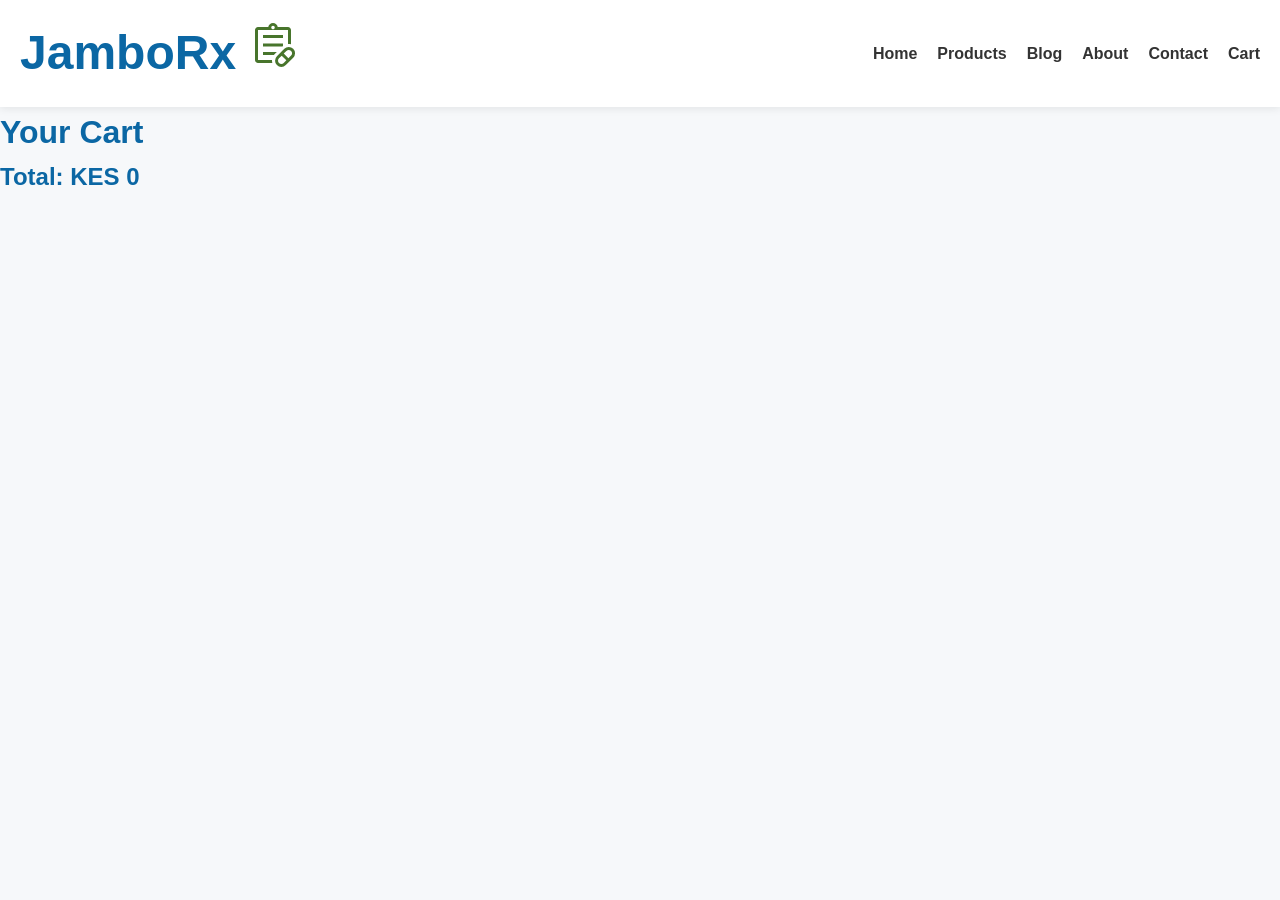
<file: cart.html>
<!DOCTYPE html>
<html lang="en">
<head>
    <meta charset="UTF-8">
    <meta name="viewport" content="width=device-width, initial-scale=1.0">
    <title>JamboRx Cart</title>
    <link rel="stylesheet" href="style.css">
    <script src="script.js"></script>
</head>
<body>

    <header>
<div class="logo"><h1>JamboRx <svg xmlns="http://www.w3.org/2000/svg" height="48px" viewBox="0 -960 960 960" width="48px" fill="#48752C"><path d="m694-120 53-54-93-93-54 53q-20 20-19.5 47t19.5 47q20 19 47 19.5t47-19.5Zm94-95 54-53q20-20 19.5-47T841-362q-20-20-46.28-20T748-362l-53 54 93 93ZM736-78q-37 37-89 37t-89-37q-37-37-37-89t37-89l148-148q37-37 89-37t89 37q37 37 37 89t-37 89L736-78ZM180-180v-600 600Zm0 60q-24.75 0-42.37-17.63Q120-155.25 120-180v-600q0-24.75 17.63-42.38Q155.25-840 180-840h205q5-35 32-57.5t63-22.5q36 0 63 22.5t32 57.5h205q24.75 0 42.38 17.62Q840-804.75 840-780v284q-15-4-30-5t-30 1v-280H180v600h281q-1 15 .5 30t5.5 30H180Zm300-677q14 0 24.5-10.5T515-832q0-14-10.5-24.5T480-867q-14 0-24.5 10.5T445-832q0 14 10.5 24.5T480-797ZM280-620v-60h400v60H280Zm0 170v-60h400v49q-3 2-6.5 5t-6.5 6H280Zm0 170v-60h277l-42 42q-5 5-8.5 9t-7.5 9H280Z"/></svg> </h1></div>

<nav class="navbar">
<ul class="nav-links">
<li><a href="index.html">Home</a></li>
<li><a href="products.html">Products</a></li>
<li><a href="blog.html">Blog</a></li>
<li><a href="about.html">About</a></li>
<li><a href="contact.html">Contact</a></li>
<li><a href="/">Cart</a></li>
</ul>
</nav>
</header>
<h1>Your Cart</h1>
<div id="cart-container"></div>
<h2>Total: <span id="total"></span></h2>

<script>
let cart = JSON.parse(localStorage.getItem("jrx_cart") || "[]");

function loadCart() {
    const cont = document.getElementById("cart-container");
    cont.innerHTML = "";

    let total = 0;

    cart.forEach((item, index) => {
        total += item.price * item.qty;

        cont.innerHTML += `
            <div class="cart-item">
                <img src="${item.img}">
                <p>${item.name}</p>
                <p>KES ${item.price} x ${item.qty}</p>
                <button class="remove-btn" onclick="removeItem(${index})">Remove</button>
            </div>
        `;
    });

    document.getElementById("total").innerText = "KES " + total;
}

function removeItem(index) {
    cart.splice(index, 1);
    localStorage.setItem("jrx_cart", JSON.stringify(cart));
    loadCart();
}

loadCart();
</script>

</body>
</html>
</file>
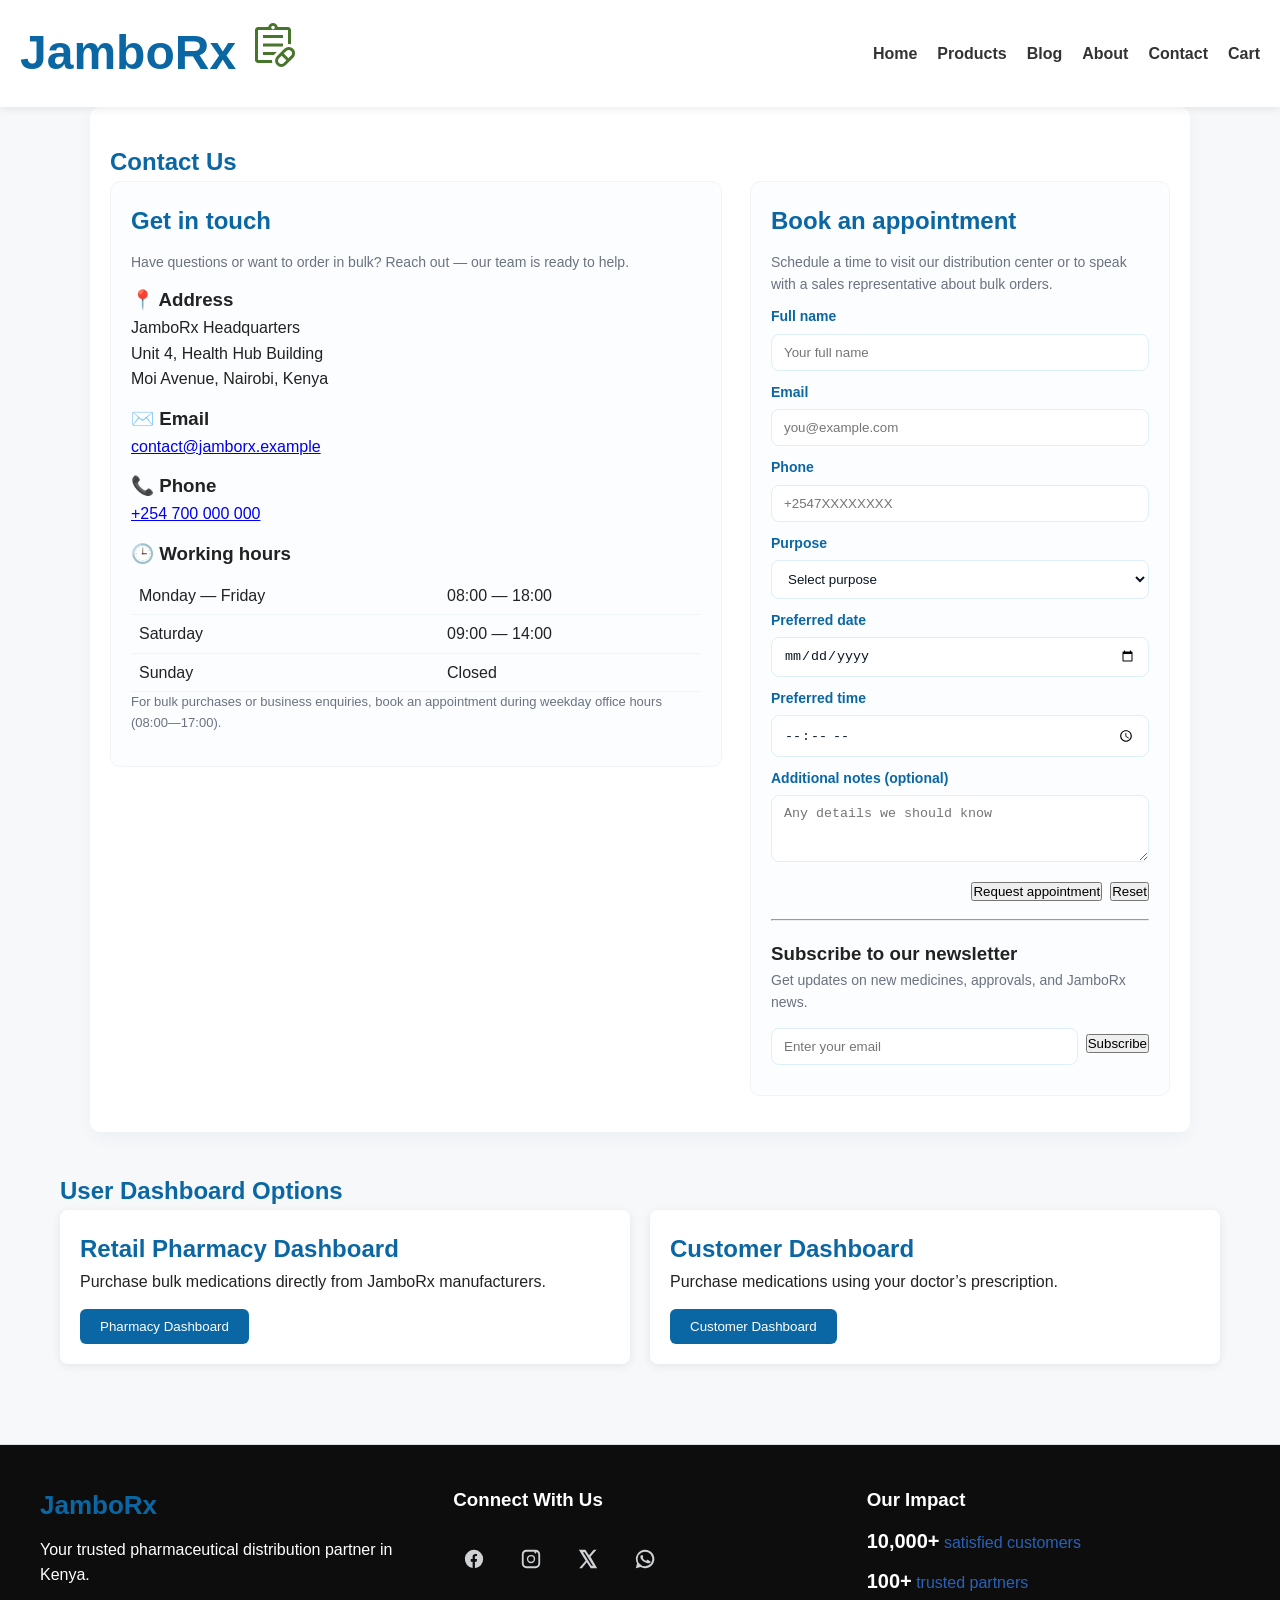
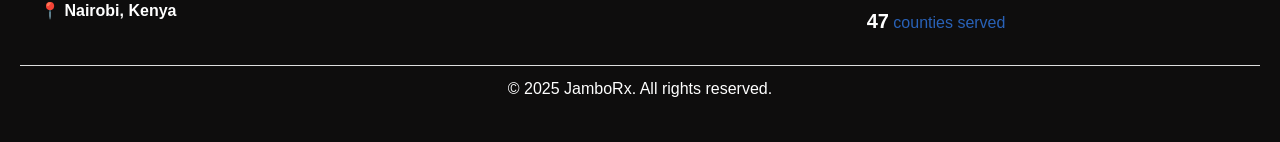
<file: contact.html>
<!DOCTYPE html>
<html lang="en">
<head>
    <meta charset="UTF-8">
    <meta name="viewport" content="width=device-width, initial-scale=1.0">
    <title>Contact</title>
    <link rel="stylesheet" href="style.css">
    <script src="script.js"></script>
</head>
<body>
    
<header>
<div class="logo"><h1>JamboRx <svg xmlns="http://www.w3.org/2000/svg" height="48px" viewBox="0 -960 960 960" width="48px" fill="#48752C"><path d="m694-120 53-54-93-93-54 53q-20 20-19.5 47t19.5 47q20 19 47 19.5t47-19.5Zm94-95 54-53q20-20 19.5-47T841-362q-20-20-46.28-20T748-362l-53 54 93 93ZM736-78q-37 37-89 37t-89-37q-37-37-37-89t37-89l148-148q37-37 89-37t89 37q37 37 37 89t-37 89L736-78ZM180-180v-600 600Zm0 60q-24.75 0-42.37-17.63Q120-155.25 120-180v-600q0-24.75 17.63-42.38Q155.25-840 180-840h205q5-35 32-57.5t63-22.5q36 0 63 22.5t32 57.5h205q24.75 0 42.38 17.62Q840-804.75 840-780v284q-15-4-30-5t-30 1v-280H180v600h281q-1 15 .5 30t5.5 30H180Zm300-677q14 0 24.5-10.5T515-832q0-14-10.5-24.5T480-867q-14 0-24.5 10.5T445-832q0 14 10.5 24.5T480-797ZM280-620v-60h400v60H280Zm0 170v-60h400v49q-3 2-6.5 5t-6.5 6H280Zm0 170v-60h277l-42 42q-5 5-8.5 9t-7.5 9H280Z"/></svg> </h1></div>


<nav class="navbar">
<ul class="nav-links">
<li><a href="index.html">Home</a></li>
<li><a href="products.html">Products</a></li>
<li><a href="blog.html">Blog</a></li>
<li><a href="about.html">About</a></li>
<li><a href="/">Contact</a></li>
<li><a href="cart.html">Cart</a></li>
</ul>
</nav>
</header>

<main>

<section id="contact" class="page">
<h1>Contact Us</h1>
<div class="contact-grid">

<div class="contact-card">
<h2>Get in touch</h2>
<p class="muted">
Have questions or want to order in bulk? Reach out — our team is ready to help.
</p>

<div class="contact-item">
<h3>📍 Address</h3>
<p>
JamboRx Headquarters<br>
Unit 4, Health Hub Building<br>
Moi Avenue, Nairobi, Kenya
</p>
</div>

<div class="contact-item">
<h3>✉️ Email</h3>
<p><a href="mailto:contact@jamborx.example">contact@jamborx.example</a></p>
</div>

<div class="contact-item">
<h3>📞 Phone</h3>
<p><a href="tel:+254700000000">+254 700 000 000</a></p>
</div>

<div class="contact-item">
<h3>🕒 Working hours</h3>
<table class="hours-table" aria-label="Working hours">
<tbody>
<tr><td>Monday — Friday</td><td>08:00 — 18:00</td></tr>
<tr><td>Saturday</td><td>09:00 — 14:00</td></tr>
<tr><td>Sunday</td><td>Closed</td></tr>
</tbody>
</table>
<p class="muted small">
For bulk purchases or business enquiries, book an appointment during weekday office hours (08:00—17:00).
</p>
</div>
</div>
   
<div class="contact-card">
    
<h2>Book an appointment</h2>
<p class="muted">Schedule a time to visit our distribution center or to speak with a sales representative about bulk orders.</p>

<form id="appointment-form" class="form-compact" aria-label="Appointment booking form">
<label for="ap-name">Full name</label>
<input id="ap-name" name="name" type="text" placeholder="Your full name" required>

<label for="ap-email">Email</label>
<input id="ap-email" name="email" type="email" placeholder="you@example.com" required>

<label for="ap-phone">Phone</label>
<input id="ap-phone" name="phone" type="tel" placeholder="+2547XXXXXXXX" required>

<label for="ap-purpose">Purpose</label>
<select id="ap-purpose" name="purpose" required>
<option value="">Select purpose</option>
<option value="bulk-purchase">Bulk purchase / Pharmacy procurement</option>
<option value="partnership">Partnership / Manufacturer enquiry</option>
<option value="customer-order">Customer prescription pickup</option>
<option value="other">Other</option>
</select>

<label for="ap-date">Preferred date</label>
<input id="ap-date" name="date" type="date" required>

<label for="ap-time">Preferred time</label>
<input id="ap-time" name="time" type="time" required>

<label for="ap-notes">Additional notes (optional)</label>
<textarea id="ap-notes" name="notes" rows="3" placeholder="Any details we should know"></textarea>

<div class="form-actions">
<button type="submit" class="btn">Request appointment</button>
<button type="reset" class="secondary">Reset</button>
</div>
<p class="muted small"></p>
</form>
<hr style="margin:18px 0">

     
<h3>Subscribe to our newsletter</h3>
<p class="muted">Get updates on new medicines, approvals, and JamboRx news.</p>
<form id="newsletter-form" class="form-inline" aria-label="Newsletter subscription">
<label for="nl-email" class="sr-only">Email address</label>
<input id="nl-email" name="email" type="email" placeholder="Enter your email" required>
<button type="submit" class="btn">Subscribe</button>
</form>

<p id="newsletter-msg" class="muted small" aria-live="polite" style="margin-top:10px"></p>

</div>
</div>
</section>


<section id="users" class="page">
<h1>User Dashboard Options</h1>

<div class="user-options">
<div class="user-card">
<h2>Retail Pharmacy Dashboard</h2>
<p>Purchase bulk medications directly from JamboRx manufacturers.</p>
<button>Pharmacy Dashboard</button>
</div>

<div class="user-card">
<h2>Customer Dashboard</h2>
<p>Purchase medications using your doctor’s prescription.</p>
<button>Customer Dashboard</button>
</div>
</div>
</section>
</main>

<footer class="footer">
<div class="footer-container">
      
<div class="footer-section">
<h2 class="footer-logo">JamboRx</h2>
<p class="footer-text">Your trusted pharmaceutical distribution partner in Kenya.</p>
<p class="footer-location">📍 Nairobi, Kenya</p>
</div>

        
<div class="footer-section">
<h3>Connect With Us</h3>
<div class="social-icons">
<div class="social-icons">
    
    
<a href="#" class="social-icon" title="Facebook"><svg width="22" height="22" viewBox="0 0 24 24" fill="currentColor"><path d="M22 12a10 10 0 1 0-11.5 9.9v-7h-2v-3h2v-2.3c0-2 1.2-3.1 3-3.1 .9 0 1.8.1 1.8.1v2h-1c-1 0-1.3.6-1.3 1.2V12h2.3l-.4 3h-1.9v7A10 10 0 0 0 22 12"/></svg></a>
<a href="#" class="social-icon" title="Instagram"><svg width="22" height="22" viewBox="0 0 24 24" fill="currentColor"><path d="M7 2C4.2 2 2 4.2 2 7v10c0 2.8 2.2 5 5 5h10c2.8 0 5-2.2 5-5V7c0-2.8-2.2-5-5-5H7zm10 2c1.7 0 3 1.3 3 3v10c0 1.7-1.3 3-3 3H7c-1.7 0-3-1.3-3-3V7c0-1.7 1.3-3 3-3h10zm-5 3.5A4.5  4.5 0 1 0 16.5 12 4.51 4.51 0 0 0 12 7.5zm0 7.5a3 3 0 1  1 3-3 3 3 0 0 1-3 3zm4.8-8.9a1.1 1.1 0 1 0-1.1-1.1 1.1 1.1 0 0 0 1.1 1.1z"/></svg></a>
<a href="#" class="social-icon" title="Twitter / X"><svg width="22" height="22" viewBox="0 0 24 24" fill="currentColor"><path d="M18.25 2h3.02l-6.59 7.53L22 22h-6.98l-4.39-6.4L5.4  22H2.38l7.03-8.03L2 2h7.14l3.95 5.82L18.25 2zm-2.46 17.3h1.67L8.29 4.6H6.51l9.28 14.7z"/></svg></a>
<a href="#" class="social-icon" title="WhatsApp"><svg width="22" height="22" viewBox="0 0 24 24" fill="currentColor"><path d="M12.04 2a10 10 0 0 0-8.7 14.93L2 22l5.2-1.33A10 10 0 1 0 12.04 2m0 18a8 8 0 1 1 6.33-3.17l-.2.26-.23.2A8 8 0 0 1 12.04 20zm4.25-6.3c-.23-.12-1.37-.68-1.58-.76s-.36-.12-.51.12-.59.76-.72.92-.26.18-.49.06a6.56 6.56 0 0 1-1.93-1.19 7.32 7.32 0 0 1-1.37-1.7c-.12-.23 0-.35.09-.47s.12-.18.17-.29a1.53 1.53 0 0 0 .12-.29.44.44 0 0 0 0-.41c-.06-.12-.51-1.23-.71-1.68s-.38-.38-.52-.39h-.45a.86.86  0 0 0-.62.29 2.6 2.6 0 0 0-.83 1.94 4.51 4.51 0 0 0 .94 2.38 10 10 0 0 0 3.63 3.16 12.2 12.2 0 0 0 2.53 1c1 .29 1.91.25 2.63.15a2.23 2.23 0 0 0 1.46-1c.18-.29.18-.53.12-.65s-.2-.12-.44-.23z"/></svg></a>

</div>

</div>
</div>

        
<div class="footer-section">
<h3>Our Impact</h3>
<ul class="stats-list">
<li><strong>10,000+</strong> satisfied customers</li>
<li><strong>100+</strong> trusted partners</li>
<li><strong>47</strong> counties served</li>
</ul>
</div>
</div>

<div class="footer-bottom">
<p>&copy; 2025 JamboRx. All rights reserved.</p>
</div>
</footer>

</body>
</html>
</file>
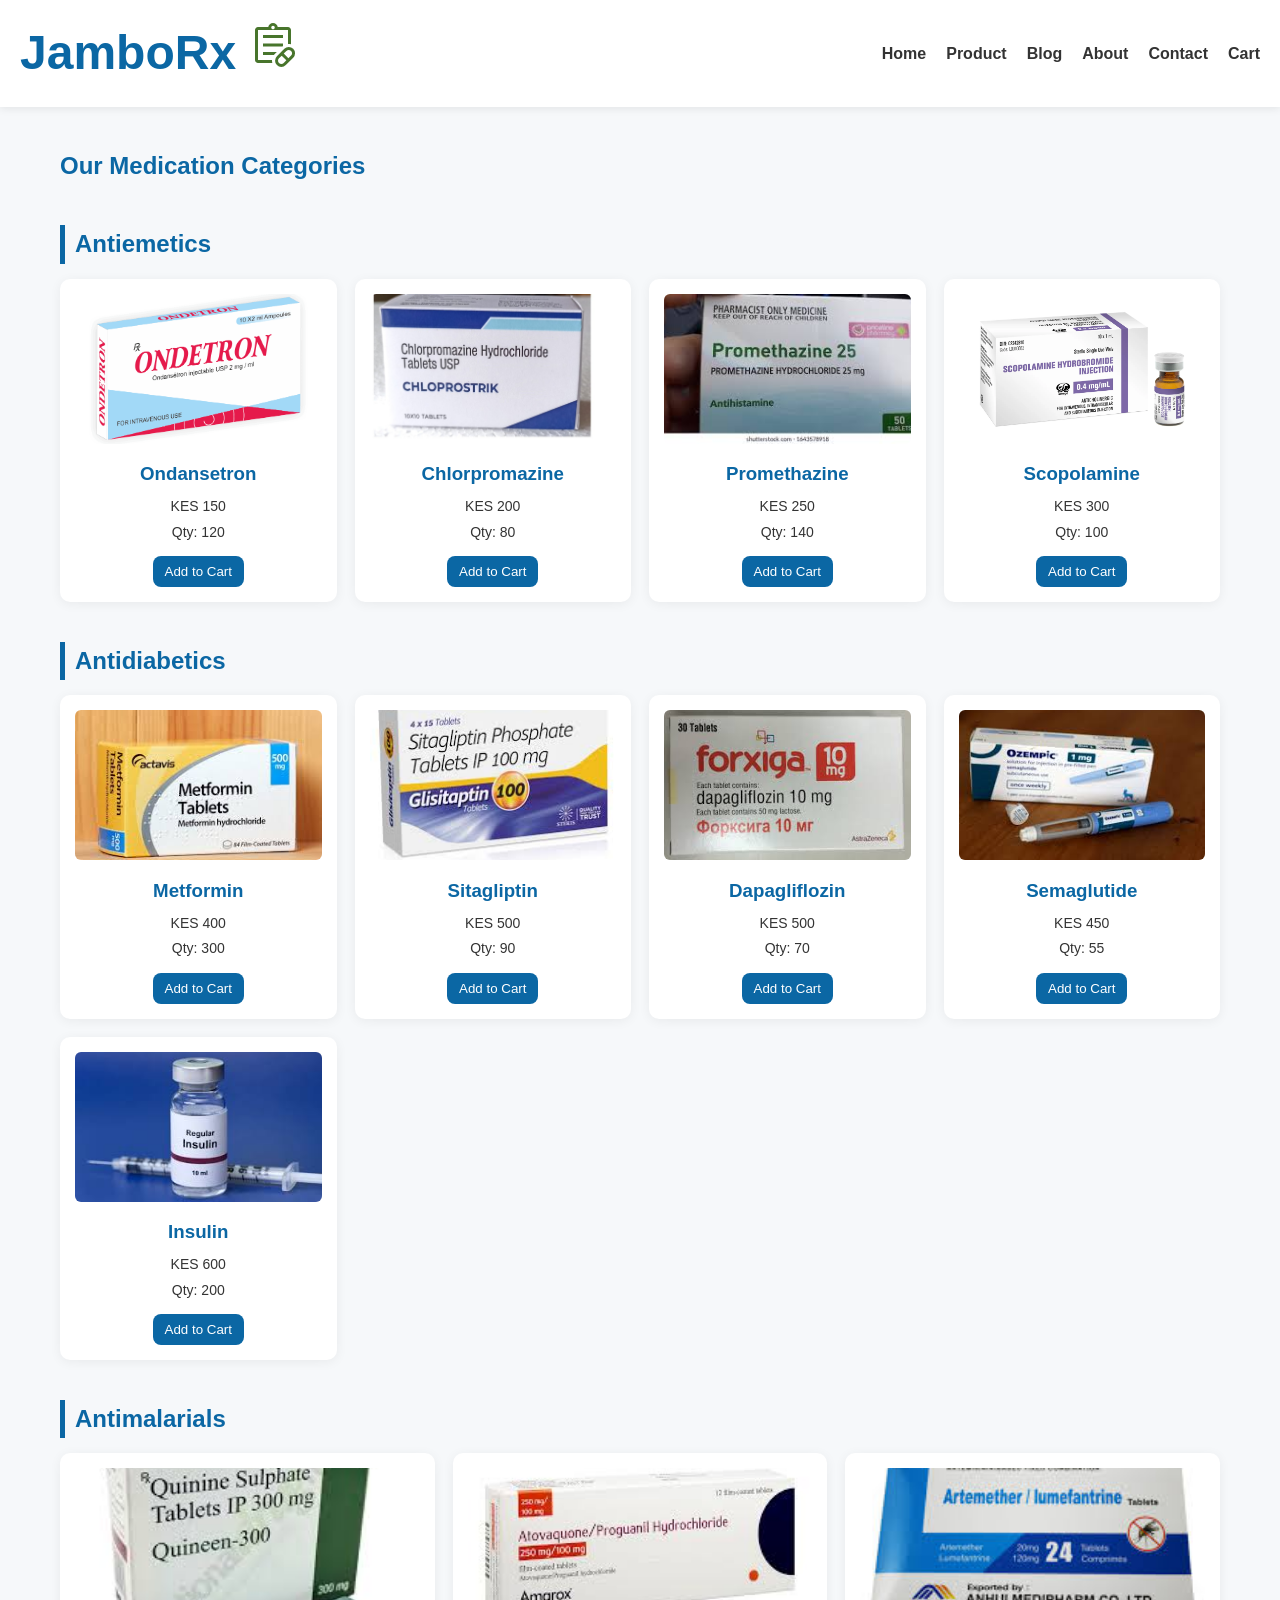
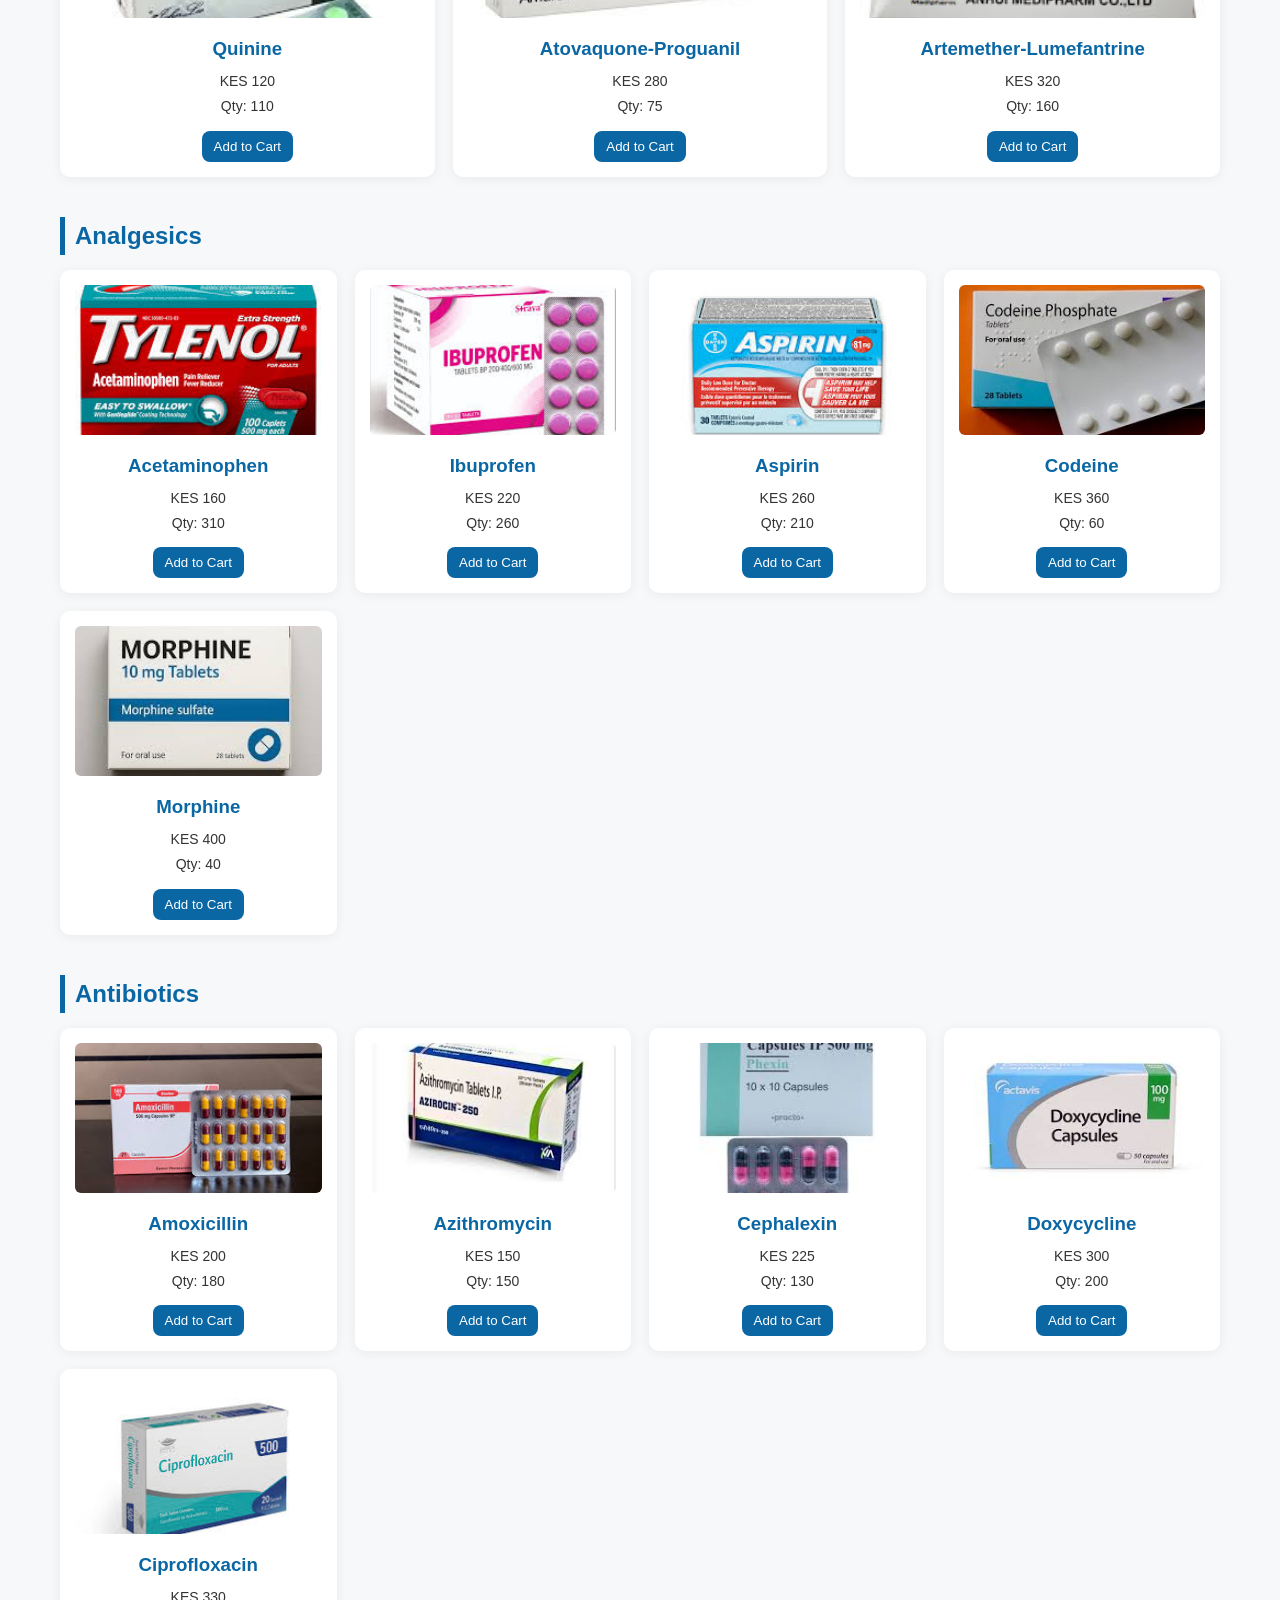
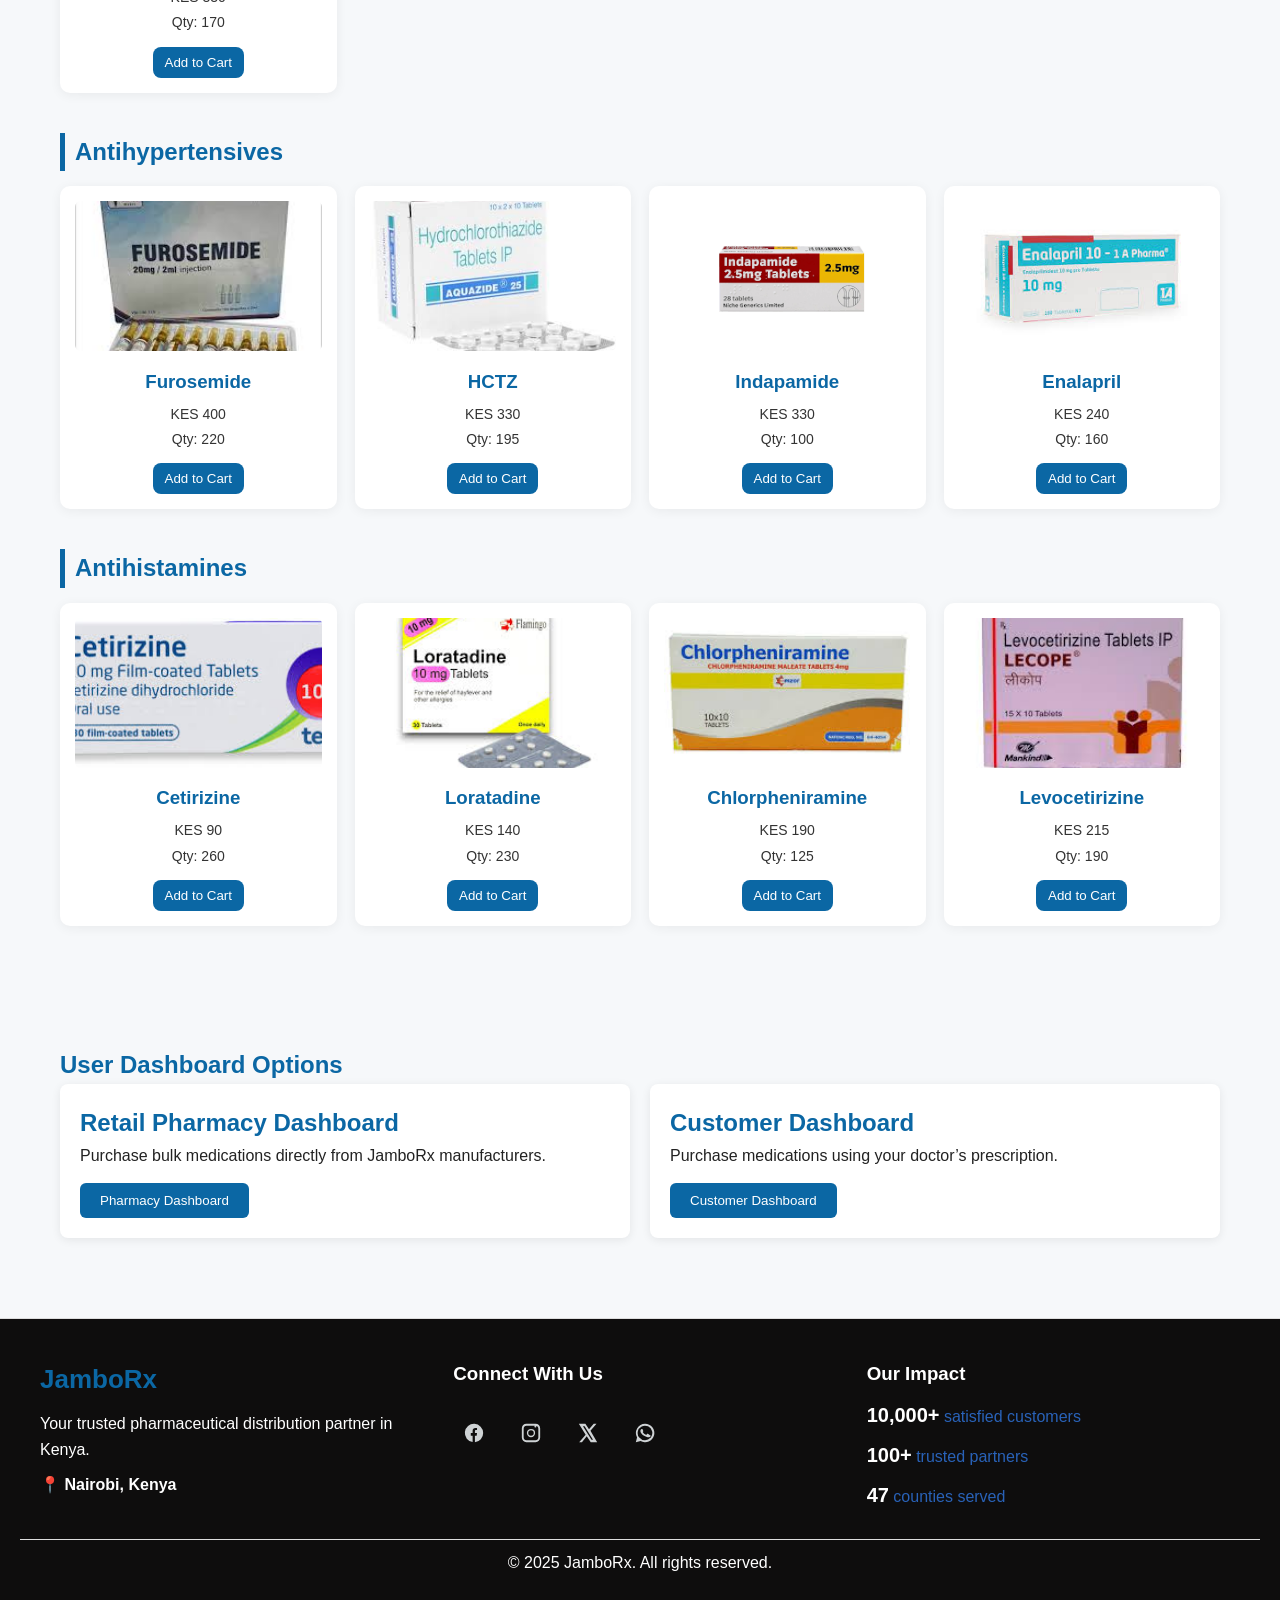
<file: products.html>
<!DOCTYPE html>
<html lang="en">
<head>
<meta charset="UTF-8">
<meta name="viewport" content="width=device-width, initial-scale=1.0">
<title>Products</title>
<link rel="stylesheet" href="style.css">
<script src="script.js"></script>
</head>
<body>
<header>
<div class="logo"><h1>JamboRx <svg xmlns="http://www.w3.org/2000/svg" height="48px" viewBox="0 -960 960 960" width="48px" fill="#48752C"><path d="m694-120 53-54-93-93-54 53q-20 20-19.5 47t19.5 47q20 19 47 19.5t47-19.5Zm94-95 54-53q20-20 19.5-47T841-362q-20-20-46.28-20T748-362l-53 54 93 93ZM736-78q-37 37-89 37t-89-37q-37-37-37-89t37-89l148-148q37-37 89-37t89 37q37 37 37 89t-37 89L736-78ZM180-180v-600 600Zm0 60q-24.75 0-42.37-17.63Q120-155.25 120-180v-600q0-24.75 17.63-42.38Q155.25-840 180-840h205q5-35 32-57.5t63-22.5q36 0 63 22.5t32 57.5h205q24.75 0 42.38 17.62Q840-804.75 840-780v284q-15-4-30-5t-30 1v-280H180v600h281q-1 15 .5 30t5.5 30H180Zm300-677q14 0 24.5-10.5T515-832q0-14-10.5-24.5T480-867q-14 0-24.5 10.5T445-832q0 14 10.5 24.5T480-797ZM280-620v-60h400v60H280Zm0 170v-60h400v49q-3 2-6.5 5t-6.5 6H280Zm0 170v-60h277l-42 42q-5 5-8.5 9t-7.5 9H280Z"/></svg> </h1></div>


<nav class="navbar">
<ul class="nav-links">
<li><a href="index.html">Home</a></li>
<li><a href="/">Product</a></li>
<li><a href="blog.html">Blog</a></li>
<li><a href="about.html">About</a></li>
<li><a href="contact.html">Contact</a></li>
<li><a href="cart.html">Cart</a></li>

</ul>
</nav>
</header>

<main>

</div>

<section id="products" class="page">
<h1>Our Medication Categories</h1>

<div class="product-category">
<h2>Antiemetics</h2>
<div class="product-grid">
<div class="product-card">
<img src="Ondansetron-injection-USP-2-mg-ONDETRON.png" alt="Ondansetron">
<h3>Ondansetron</h3>
<p>KES 150</p>
<p>Qty: 120</p>
</div>

<div class="product-card">
<img src="chlorpromazine-hydrochloride-tablets-usp.jpg" alt="Chlorpromazine">
<h3>Chlorpromazine</h3>
<p>KES 200</p>
<p>Qty: 80</p>
</div>
<div class="product-card">
<img src="images.jpeg" alt="Promethazine">
<h3>Promethazine</h3>
<p>KES 250</p>
<p>Qty: 140</p>
</div>
<div class="product-card">
<img src="ScopolamineHydrobromideInjection.webp" alt="Scopolamine">
<h3>Scopolamine</h3>
<p>KES 300</p>
<p>Qty: 100</p>
</div>
</div>
</div>

<div class="product-category">
<h2>Antidiabetics</h2>
<div class="product-grid">
<div class="product-card">
<img src="download.jpeg" alt="Metformin">
<h3>Metformin</h3>
<p>KES 400</p>
<p>Qty: 300</p>
</div>

<div class="product-card">
<img src="download (1).jpeg" alt="Sitagliptin">
<h3>Sitagliptin</h3>
<p>KES 500</p>
<p>Qty: 90</p>
</div>

<div class="product-card">
<img src="download (2).jpeg" alt="Dapagliflozin">
<h3>Dapagliflozin</h3>
<p>KES 500</p>
<p>Qty: 70</p>
</div>

<div class="product-card">
<img src="download (3).jpeg" alt="Semaglutide">
<h3>Semaglutide</h3>
<p>KES 450</p>
<p>Qty: 55</p>
</div>

<div class="product-card">
<img src="download (4).jpeg" alt="Insulin">
<h3>Insulin</h3>
<p>KES 600</p>
<p>Qty: 200</p>
</div>
</div>
</div>


<div class="product-category">
<h2>Antimalarials</h2>
<div class="product-grid">
<div class="product-card">
<img src="download (5).jpeg" alt="Quinine">
<h3>Quinine</h3>
<p>KES 120</p>
<p>Qty: 110</p>
</div>

<div class="product-card">
<img src="download (6).jpeg" alt="Atovaquone-Proguanil">
<h3>Atovaquone-Proguanil</h3>
<p>KES 280</p>
<p>Qty: 75</p>
</div>

<div class="product-card">
<img src="download (7).jpeg" alt="Artemether-Lumefantrine">
<h3>Artemether-Lumefantrine</h3>
<p>KES 320</p>
<p>Qty: 160</p>
</div>
</div>
</div>


<div class="product-category">
<h2>Analgesics</h2>
<div class="product-grid">

<div class="product-card">
<img src="download (8).jpeg">
<h3>Acetaminophen</h3>
<p>KES 160</p>
<p>Qty: 310</p></div>
<div class="product-card">
<img src="download (9).jpeg">
<h3>Ibuprofen</h3>
<p>KES 220</p>
<p>Qty: 260</p>
</div>
<div class="product-card">
<img src="download (10).jpeg">
<h3>Aspirin</h3>
<p>KES 260</p>
<p>Qty: 210</p>
</div>
<div class="product-card">
<img src="download (11).jpeg">
<h3>Codeine</h3>
<p>KES 360</p>
<p>Qty: 60</p></div>
<div class="product-card">
<img src="download (12).jpeg">
<h3>Morphine</h3>
<p>KES 400</p>
<p>Qty: 40</p></div>
</div>
</div>

<div class="product-category">
<h2>Antibiotics</h2>
<div class="product-grid">
<div class="product-card"><img src="download (13).jpeg">
<h3>Amoxicillin</h3>
<p>KES 200</p>
<p>Qty: 180</p></div>
<div class="product-card"><img src="download (14).jpeg">
<h3>Azithromycin</h3>
<p>KES 150</p>
<p>Qty: 150</p></div>
<div class="product-card"><img src="download (15).jpeg">
<h3>Cephalexin</h3>
<p>KES 225</p>
<p>Qty: 130</p></div>
<div class="product-card"><img src="download (16).jpeg">
<h3>Doxycycline</h3>
<p>KES 300</p>
<p>Qty: 200</p></div>
<div class="product-card"><img src="download (17).jpeg">
<h3>Ciprofloxacin</h3>
<p>KES 330</p>
<p>Qty: 170</p></div>
</div>
</div>

<div class="product-category">
<h2>Antihypertensives</h2>
<div class="product-grid">
<div class="product-card"><img src="download (18).jpeg">
<h3>Furosemide</h3>
<p>KES 400</p>
<p>Qty: 220</p></div>
<div class="product-card"><img src="download (19).jpeg">
<h3>HCTZ</h3>
<p>KES 330</p>
<p>Qty: 195</p></div>
<div class="product-card"><img src="download.png">
<h3>Indapamide</h3>
<p>KES 330</p>
<p>Qty: 100</p></div>
<div class="product-card"><img src="download (20).jpeg">
<h3>Enalapril</h3>
<p>KES 240</p>
<p>Qty: 160</p></div>

</div>
</div>

<div class="product-category">
<h2>Antihistamines</h2>
<div class="product-grid">
<div class="product-card"><img src="download (21).jpeg">
<h3>Cetirizine</h3>
<p>KES 90</p>
<p>Qty: 260</p></div>
<div class="product-card"><img src="download (22).jpeg">
<h3>Loratadine</h3>
<p>KES 140</p>
<p>Qty: 230</p></div>
<div class="product-card"><img src="download (24).jpeg">
<h3>Chlorpheniramine</h3>
<p>KES 190</p>
<p>Qty: 125</p></div>
<div class="product-card"><img src="download (23).jpeg">
<h3>Levocetirizine</h3>
<p>KES 215</p>
<p>Qty: 190</p></div>
</div>
</div>

</section>

<section id="users" class="page">
<h1>User Dashboard Options</h1>

<div class="user-options">
<div class="user-card">
<h2>Retail Pharmacy Dashboard</h2>
<p>Purchase bulk medications directly from JamboRx manufacturers.</p>
<button>Pharmacy Dashboard</button>
</div>

<div class="user-card">
<h2>Customer Dashboard</h2>
<p>Purchase medications using your doctor’s prescription.</p>
<button>Customer Dashboard</button>
</div>
</div>
</section>
</main>

<footer class="footer">
<div class="footer-container">
      
<div class="footer-section">
<h2 class="footer-logo">JamboRx</h2>
<p class="footer-text">Your trusted pharmaceutical distribution partner in Kenya.</p>
<p class="footer-location">📍 Nairobi, Kenya</p>
</div>
      
<div class="footer-section">
<h3>Connect With Us</h3>
<div class="social-icons">
<div class="social-icons">
    
  
<a href="#" class="social-icon" title="Facebook"><svg width="22" height="22" viewBox="0 0 24 24" fill="currentColor"><path d="M22 12a10 10 0 1 0-11.5 9.9v-7h-2v-3h2v-2.3c0-2 1.2-3.1 3-3.1 .9 0 1.8.1 1.8.1v2h-1c-1 0-1.3.6-1.3 1.2V12h2.3l-.4 3h-1.9v7A10 10 0 0 0 22 12"/></svg></a>
<a href="#" class="social-icon" title="Instagram"><svg width="22" height="22" viewBox="0 0 24 24" fill="currentColor"><path d="M7 2C4.2 2 2 4.2 2 7v10c0 2.8 2.2 5 5 5h10c2.8 0 5-2.2 5-5V7c0-2.8-2.2-5-5-5H7zm10 2c1.7 0 3 1.3 3 3v10c0 1.7-1.3 3-3 3H7c-1.7 0-3-1.3-3-3V7c0-1.7 1.3-3 3-3h10zm-5 3.5A4.5  4.5 0 1 0 16.5 12 4.51 4.51 0 0 0 12 7.5zm0 7.5a3 3 0 1  1 3-3 3 3 0 0 1-3 3zm4.8-8.9a1.1 1.1 0 1 0-1.1-1.1 1.1 1.1 0 0 0 1.1 1.1z"/></svg></a>
<a href="#" class="social-icon" title="Twitter / X"><svg width="22" height="22" viewBox="0 0 24 24" fill="currentColor"><path d="M18.25 2h3.02l-6.59 7.53L22 22h-6.98l-4.39-6.4L5.4  22H2.38l7.03-8.03L2 2h7.14l3.95 5.82L18.25 2zm-2.46 17.3h1.67L8.29 4.6H6.51l9.28 14.7z"/></svg></a>
<a href="#" class="social-icon" title="WhatsApp"><svg width="22" height="22" viewBox="0 0 24 24" fill="currentColor"><path d="M12.04 2a10 10 0 0 0-8.7 14.93L2 22l5.2-1.33A10 10 0 1 0 12.04 2m0 18a8 8 0 1 1 6.33-3.17l-.2.26-.23.2A8 8 0 0 1 12.04 20zm4.25-6.3c-.23-.12-1.37-.68-1.58-.76s-.36-.12-.51.12-.59.76-.72.92-.26.18-.49.06a6.56 6.56 0 0 1-1.93-1.19 7.32 7.32 0 0 1-1.37-1.7c-.12-.23 0-.35.09-.47s.12-.18.17-.29a1.53 1.53 0 0 0 .12-.29.44.44 0 0 0 0-.41c-.06-.12-.51-1.23-.71-1.68s-.38-.38-.52-.39h-.45a.86.86  0 0 0-.62.29 2.6 2.6 0 0 0-.83 1.94 4.51 4.51 0 0 0 .94 2.38 10 10 0 0 0 3.63 3.16 12.2 12.2 0 0 0 2.53 1c1 .29 1.91.25 2.63.15a2.23 2.23 0 0 0 1.46-1c.18-.29.18-.53.12-.65s-.2-.12-.44-.23z"/></svg></a>

</div>

</div>
</div>

       
<div class="footer-section">
<h3>Our Impact</h3>
<ul class="stats-list">
<li><strong>10,000+</strong> satisfied customers</li>
<li><strong>100+</strong> trusted partners</li>
<li><strong>47</strong> counties served</li>
</ul>
</div>
</div>

<div class="footer-bottom">
<p>&copy; 2025 JamboRx. All rights reserved.</p>
</div>
</footer>

</body>
</html>
</file>
<file: style.css>
* {
    margin: 0;
    padding: 0;
    box-sizing: border-box;
}

body {
    font-family: Arial, Helvetica, sans-serif;
    background: #f6f8fa;
    color: #222;
    line-height: 1.6;
}

h1,
h2 {
    color: #0b67a4;
}

.page {
    padding: 40px 20px;
    max-width: 1200px;
    margin: auto;
}


header {
    background: white;
    padding: 15px 20px;
    display: flex;
    justify-content: space-between;
    align-items: center;
    box-shadow: 0 2px 8px rgba(0, 0, 0, 0.08);
    position: sticky;
    top: 0;
    z-index: 1000;
}

.logo {
    font-size: 24px;
    font-weight: bold;
    color: #0b67a4;
}

.navbar ul {
    list-style: none;
    display: flex;
    gap: 20px;
}

.navbar ul li a {
    text-decoration: none;
    color: #333;
    font-weight: bold;
}

.navbar ul li a:hover {
    color: #0b67a4;
}

#home p {
    max-width: 800px;
    margin-bottom: 20px;
}

.home-images {
    display: flex;
    gap: 20px;
    margin: 20px 0;
    flex-wrap: wrap;
}


.home-images img {
    width: 100%;
    max-width: 330px;
    height: auto;
    border-radius: 8px;
}


.reasons-container {
    display: flex;
    gap: 20px;
    margin-top: 20px;
    flex-wrap: wrap;
}

.reason-card {
    flex: 1;
    min-width: 260px;
    background: white;
    padding: 20px;
    border-radius: 8px;
    box-shadow: 0 2px 10px rgba(0, 0, 0, 0.1);
}

.reason-card h3 {
    color: #0b67a4;
    margin-bottom: 10px;
}

.reason-card p {
    color: #444;
    line-height: 1.5;
}

.product-category {
    margin-bottom: 40px;
}

.product-grid {
    display: grid;
    grid-template-columns: repeat(auto-fit, minmax(220px, 1fr));
    gap: 20px;
    margin-top: 10px;
}

.product-card {
    background: white;
    padding: 15px;
    border-radius: 8px;
    box-shadow: 0 2px 10px rgba(0, 0, 0, 0.08);
    text-align: center;
}

#products {
    max-width: 1200px;
    margin: auto;
    padding: 40px 20px;
}

.product-category {
    margin-top: 40px;
}

.product-category h2 {
    color: #0b67a4;
    margin-bottom: 15px;
    border-left: 5px solid #0b67a4;
    padding-left: 10px;
}

.product-grid {
    display: grid;
    grid-template-columns: repeat(auto-fit, minmax(220px, 1fr));
    gap: 18px;
}

.product-card {
    background: white;
    padding: 15px;
    border-radius: 10px;
    box-shadow: 0 2px 12px rgba(0,0,0,0.06);
    text-align: center;
    transition: transform 0.25s ease;
}

.product-card:hover {
    transform: translateY(-5px);
}

.product-card img {
    width: 100%;
    height: 150px;
    object-fit: cover;
    border-radius: 6px;
    margin-bottom: 8px;
}

.product-card h3 {
    color: #0b67a4;
    margin-bottom: 6px;
}

.product-card p {
    margin: 3px 0;
    color: #333;
    font-size: 14px;
}

#blog {
    max-width: 1100px;
    margin: auto;
    padding: 40px 20px;
}

.blog-intro {
    color: #555;
    font-size: 17px;
    margin-bottom: 25px;
}

.blog-container {
    display: flex;
    flex-direction: column;
    gap: 25px;
}

.blog-post {
    background: #ffffff;
    padding: 25px;
    border-radius: 10px;
    border-left: 6px solid #0b67a4;
    box-shadow: 0 2px 12px rgba(0,0,0,0.06);
}

.blog-post h2 {
    color: #0b67a4;
    margin-bottom: 10px;
}

.blog-post .date {
    font-size: 13px;
    color: #6b7280;
    margin-bottom: 10px;
}

.blog-post p {
    margin-bottom: 12px;
    color: #333;
    line-height: 1.6;
}

.read-more {
    display: inline-block;
    margin-top: 8px;
    padding: 8px 14px;
    background: #0b67a4;
    color: white;
    text-decoration: none;
    border-radius: 6px;
    font-size: 14px;
    transition: 0.3s ease-in-out;
}

.read-more:hover {
    background: #084c7a;
}


#about {
    max-width: 1100px;
    margin: auto;
    padding: 40px 20px;
    background: #f9fafb;
    border-radius: 10px;
}

#about h1 {
    font-size: 32px;
    text-align: center;
    margin-bottom: 25px;
    color: #0b67a4;
}

#about h2 {
    margin-top: 35px;
    font-size: 24px;
    color: #094e78;
    border-left: 5px solid #0b67a4;
    padding-left: 12px;
}

#about p {
    margin: 15px 0;
    color: #333;
    line-height: 1.7;
    font-size: 16px;
}

#about ul {
    margin: 15px 0 15px 20px;
}

#about ul li {
    margin-bottom: 8px;
    color: #444;
}


#about ul li strong {
    color: #0b67a4;
    font-size: 17px;
}


#about p strong {
    color: #0a4d75;
}

#about .highlight-box {
    background: white;
    border-left: 5px solid #0b67a4;
    padding: 15px 20px;
    border-radius: 6px;
    margin: 20px 0;
    box-shadow: 0 2px 10px rgba(0, 0, 0, 0.05);
}

#about .commitment {
    margin-top: 30px;
    background: #eef7ff;
    padding: 20px;
    border-radius: 8px;
    border-left: 5px solid #0b67a4;
}

#about h2 {
    margin-top: 20px;
}

#about p {
    max-width: 900px;
    margin-bottom: 15px;
}

#contact {
    max-width: 1100px;
    margin: auto;
    padding: 36px 20px;
    background: #fff;
    border-radius: 10px;
    box-shadow: 0 6px 18px rgba(10, 40, 80, 0.04);
}


.contact-grid {
    display: grid;
    grid-template-columns: 1fr 420px;
    gap: 28px;
    align-items: start;
}

.contact-card {
    background: #fbfdff;
    padding: 20px;
    border-radius: 10px;
    border: 1px solid #eef6fb;
}

.contact-card h2 {
    color: #0b67a4;
    margin-bottom: 10px;
}

.contact-item {
    margin: 12px 0;
}

.hours-table {
    width: 100%;
    border-collapse: collapse;
    margin-top: 8px;
}

.hours-table td {
    padding: 6px 8px;
    border-bottom: 1px solid #f1f6f9;
}


.form-compact label,
.form-inline label {
    display: block;
    font-weight: 600;
    margin-top: 10px;
    font-size: 14px;
    color: #0b67a4;
}

.form-compact input,
.form-compact select,
.form-compact textarea,
.form-inline input {
    width: 100%;
    padding: 10px 12px;
    border-radius: 8px;
    border: 1px solid #dfeff9;
    margin-top: 6px;
    background: white;
    color: #0b1622;
}

.form-inline {
    display: flex;
    gap: 8px;
    align-items: center;
    margin-top: 8px;
}

.form-inline input {
    flex: 1;
    min-width: 0;
}

.form-inline .btn {
    margin: 0;
}

.form-actions {
    display: flex;
    gap: 8px;
    justify-content: flex-end;
    margin-top: 12px;
}


.muted {
    color: #6b7280;
    font-size: 14px;
}

.small {
    font-size: 13px;
}


.sr-only {
    position: absolute;
    left: -9999px;
    width: 1px;
    height: 1px;
    overflow: hidden;
}


#subscribe-form {
    margin-top: 15px;
}

#subscribe-form input {
    padding: 10px;
    width: 250px;
    border-radius: 6px;
    border: 1px solid #bbb;
}

#subscribe-form button {
    padding: 10px 20px;
    background: #0b67a4;
    color: white;
    border: none;
    border-radius: 6px;
    cursor: pointer;
}

#subscribe-form button:hover {
    background: #084c7a;
}


.user-options {
    display: flex;
    gap: 20px;
    flex-wrap: wrap;
}

.user-card {
    flex: 1;
    min-width: 280px;
    background: white;
    padding: 20px;
    border-radius: 8px;
    box-shadow: 0 2px 10px rgba(0, 0, 0, 0.08);
}

.user-card button {
    margin-top: 15px;
    padding: 10px 20px;
    background: #0b67a4;
    color: white;
    border: none;
    border-radius: 6px;
    cursor: pointer;
}

.user-card button:hover {
    background: #084c7a;
}

.footer {
    background: #0e0d0d;
    color: white;
    padding: 40px 20px;
    border-top: 1px solid #ddd;
    margin-top: 40px;
}

.footer-container {
    max-width: 1200px;
    margin: auto;
    display: flex;
    gap: 40px;
    flex-wrap: wrap;
    justify-content: space-between;
}

.footer-section {
    flex: 1;
    min-width: 260px;
}

.footer-logo {
    font-size: 26px;
    color: #0b67a4;
    font-weight: bold;
}

.footer-text {
    color: white;
    margin: 10px 0;
}

.footer-location {
    color: white;
    font-weight: bold;
}


.social-icons {
    display: flex;
    gap: 15px;
    margin-top: 10px;
}

.social-icon {
    font-size: 22px;
    text-decoration: none;
    color: #ced2d4;
    padding: 10px;
    transition: 0.3s;
}

.social-icon:hover {
    background: #0b67a4;
    color: white;
}


.stats-list {
    list-style: none;
    padding: 0;
    margin-top: 10px;
}

.stats-list li {
    margin-bottom: 8px;
    color: #2962b8;
}

.stats-list strong {
    font-size: 20px;
    color: white;
}


.footer-bottom {
    text-align: center;
    margin-top: 20px;
    padding-top: 10px;
    color: white;
    border-top: 1px solid #ddd;
}

.cart-item {
    display: flex;
    justify-content: space-between;
    margin: 10px;
    padding: 10px;
    background: white;
    border-radius: 8px;
}
.cart-item img {
    width: 60px;
    border-radius: 6px;
}
.remove-btn {
    background: red;
    color: white;
    border: none;
    padding: 5px 10px;
    border-radius: 6px;
    cursor: pointer;
}
</file>
